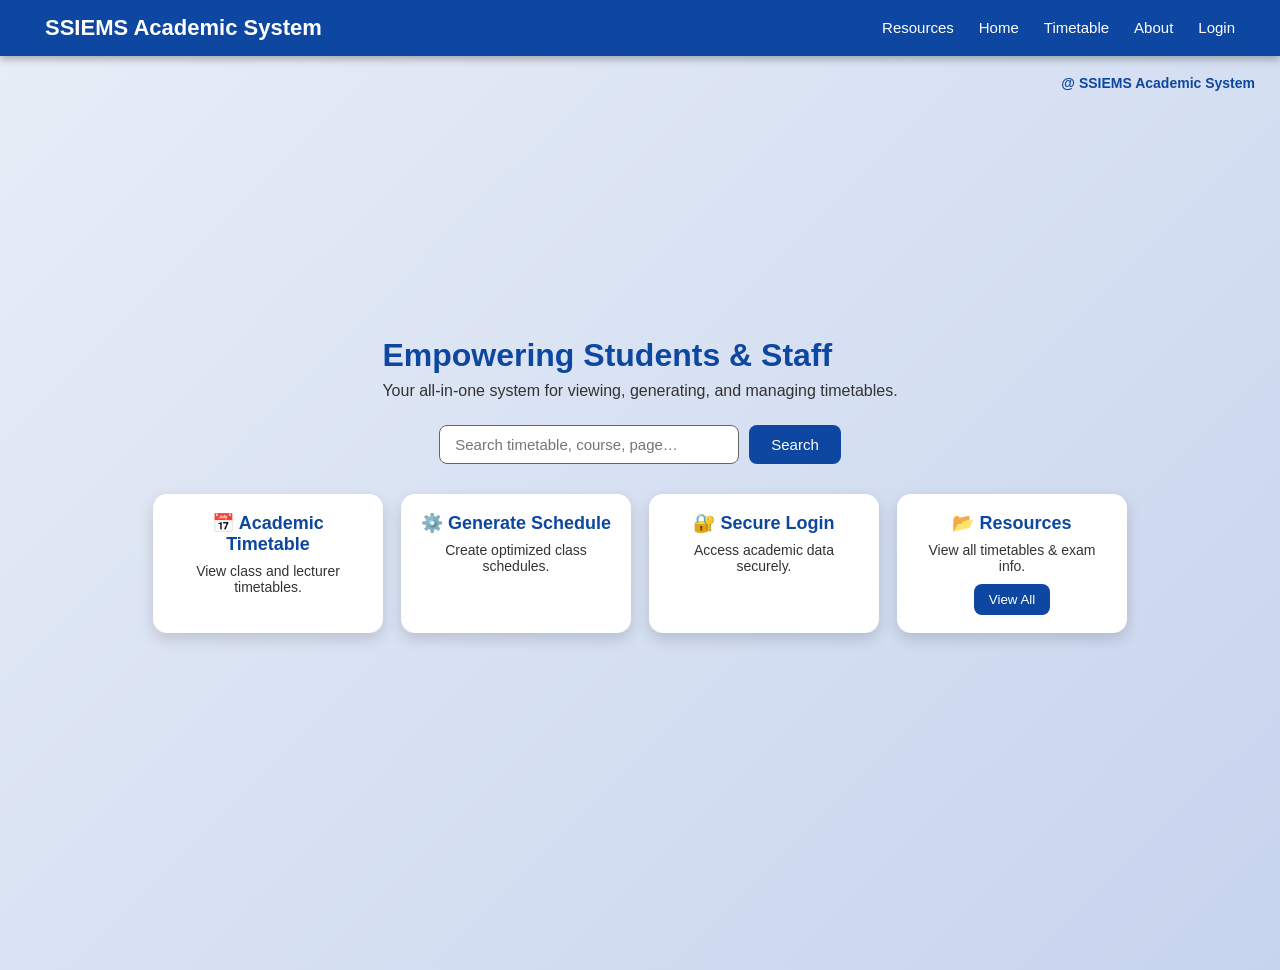
<file: index.html>
<!DOCTYPE html>
<html lang="en">
<head>
<meta charset="UTF-8">
<meta name="viewport" content="width=device-width, initial-scale=1.0">
<title>SSIEMS Academic System</title>

<style>
*{
    padding:0;
    margin:0;
    box-sizing:border-box;
    font-family:"Segoe UI", Arial, sans-serif;
}

body{
    background:linear-gradient(135deg,#e8eef7,#c7d4ee);
    height:100vh;
    overflow:hidden;
}

/* NAVBAR */
nav{
    width:100%;
    padding:15px 45px;
    background:#0d47a1;
    color:white;
    display:flex;
    justify-content:space-between;
    align-items:center;
    position:fixed;
    top:0;
    left:0;
    z-index:100;
    box-shadow:0 3px 8px rgba(0,0,0,0.3);
}

.logo{
    font-size:22px;
    font-weight:600;
}

nav ul{
    list-style:none;
    display:flex;
    gap:25px;
}

nav ul li a{
    text-decoration:none;
    color:white;
    font-size:15px;
}

nav ul li a:hover{
    color:#bbdefb;
}

/* RIGHT TEXT ON FIRST LINE */
.top-right-text{
    position:absolute;
    top:75px; /* just under navbar */
    right:25px;
    font-size:14px;
    color:#0d47a1;
    font-weight:600;
}

/* MAIN FULL PAGE CONTAINER */
.main{
    height:calc(100vh - 70px);
    margin-top:70px;
    display:flex;
    flex-direction:column;
    justify-content:center;
    align-items:center;
}

/* HERO SECTION */
.hero h1{
    font-size:32px;
    color:#0d47a1;
    font-weight:700;
}

.hero p{
    font-size:16px;
    color:#333;
    margin-top:8px;
}

/* SEARCH AREA */
.search-area{
    margin-top:25px;
    display:flex;
    justify-content:center;
    gap:10px;
}

.search-area input{
    padding:10px 15px;
    width:300px;
    border-radius:8px;
    border:1px solid #666;
    font-size:15px;
}

.search-area button{
    padding:10px 22px;
    border:none;
    background:#0d47a1;
    color:white;
    border-radius:8px;
    cursor:pointer;
    transition:0.3s;
    font-size:15px;
}

.search-area button:hover{
    background:#1565c0;
    transform:scale(1.05);
}

/* FEATURE CARDS */
.features{
    margin-top:30px;
    display:flex;
    justify-content:center;
    gap:18px;
}

.card{
    width:230px;
    padding:18px;
    text-align:center;
    background:white;
    border-radius:14px;
    box-shadow:0 6px 15px rgba(0,0,0,0.15);
    transition:0.3s;
}

.card:hover{
    transform:translateY(-6px);
}

.card h3{
    color:#0d47a1;
    font-size:18px;
    margin-bottom:8px;
}

.card p{
    color:#333;
    font-size:14px;
}

.card button{
    margin-top:10px;
    padding:8px 15px;
    border:none;
    background:#0d47a1;
    color:white;
    border-radius:8px;
    cursor:pointer;
}
</style>
</head>

<body>

<!-- NAVIGATION -->
<nav>
    <div class="logo">SSIEMS Academic System</div>
    <ul>
        <li><a href="resources.html">Resources</a></li>
        <li><a href="index.html" class="active">Home</a></li>
        <li><a href="timetable.html">Timetable</a></li>
        <li><a href="about.html">About</a></li>
        <li><a href="login.html">Login</a></li>
    </ul>
</nav>

<!-- RIGHT TEXT BELOW NAVBAR -->
<div class="top-right-text">@ SSIEMS Academic System</div>

<!-- FULL PAGE CONTENT -->
<div class="main">

    <div class="hero">
        <h1>Empowering Students & Staff</h1>
        <p>Your all-in-one system for viewing, generating, and managing timetables.</p>

        <div class="search-area">
            <input type="text" id="searchInput" placeholder="Search timetable, course, page…" onkeydown="if(event.key==='Enter') searchPage()">
            <button onclick="searchPage()">Search</button>
        </div>
    </div>

    <div class="features">

        <div class="card">
            <h3>📅 Academic Timetable</h3>
            <p>View class and lecturer timetables.</p>
        </div>

        <div class="card">
            <h3>⚙️ Generate Schedule</h3>
            <p>Create optimized class schedules.</p>
        </div>

        <div class="card">
            <h3>🔐 Secure Login</h3>
            <p>Access academic data securely.</p>
        </div>

        <div class="card">
            <h3>📂 Resources</h3>
            <p>View all timetables & exam info.</p>
            <button onclick="window.location.href='resources.html'">View All</button>
        </div>

    </div>
</div>

<script>
function searchPage() {
    let q = document.getElementById("searchInput").value.toLowerCase().trim();

    if (q === "home") window.location.href = "index.html";
    else if (q.includes("timetable")) window.location.href = "timetable.html";
    else if (q.includes("about")) window.location.href = "about.html";
    else if (q.includes("login")) window.location.href = "login.html";
    else if (q.includes("student login")) window.location.href = "student-login.html";
    else if (q.includes("remidial exam")) window.location.href = "remidal.html";
    else if (q.includes("classtest exam")) window.location.href = "classtest.html";
    else if (q.includes("mid sem")) window.location.href = "midsem.html";
    else if (q.includes("combined timetable")) window.location.href = "combined.html";
    else if (q.includes("first year")) window.location.href = "firstyear.html";
    else if (q.includes("second year")) window.location.href = "secondyear.html";
    else if (q.includes("third year")) window.location.href = "thirdyear.html";
    else if (q.includes("final year")) window.location.href = "finalyear.html";
    else if (q.includes("calander")) window.location.href = "holiday.html";
    else alert("No matching page found.");
}
</script>

</body>
</html>
</file>
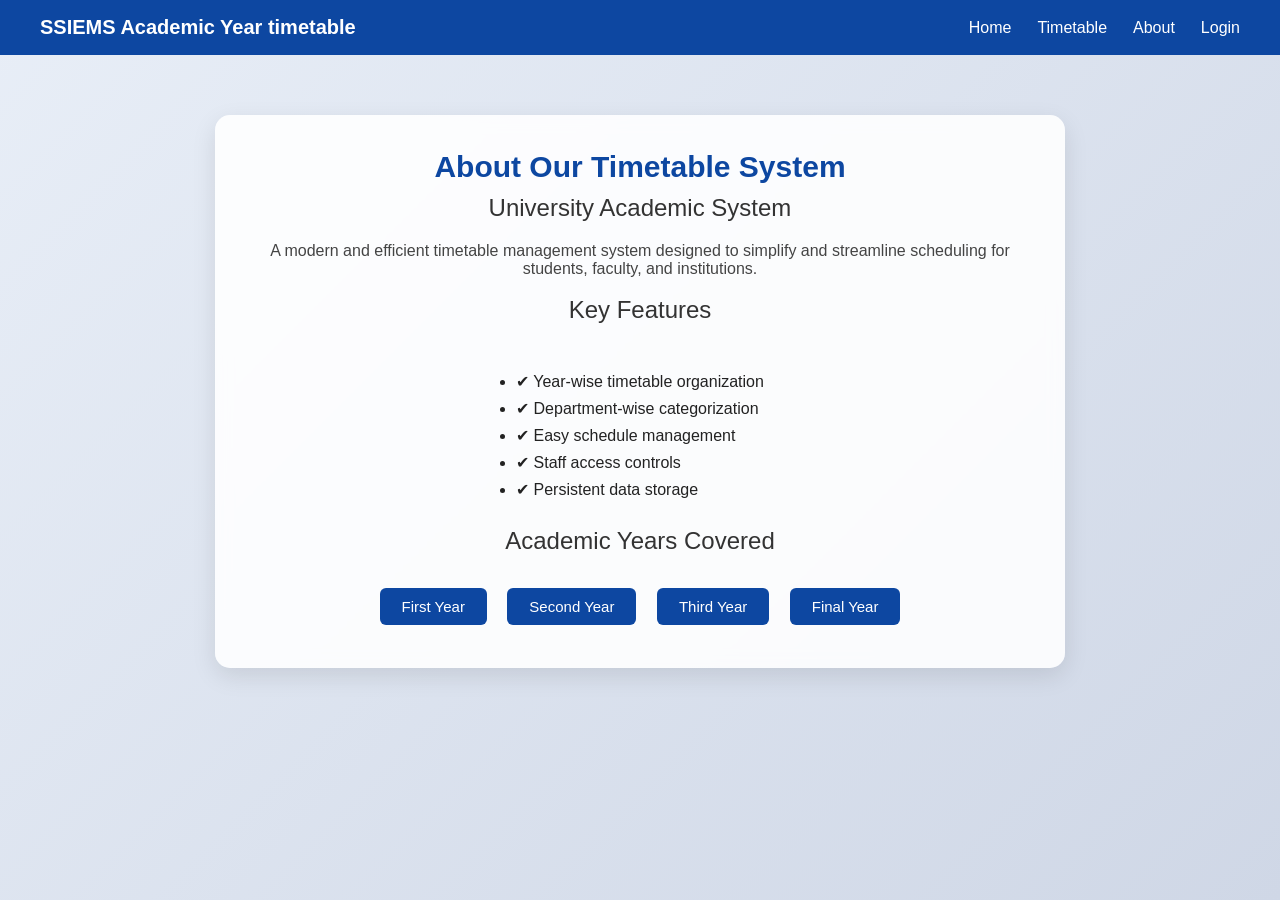
<file: about.html>
<!DOCTYPE html>
<html lang="en">
<head>
<meta charset="UTF-8">
<title>About – SSIEMS Academic Year Timetable</title>

<style>
/* ---------- GLOBAL RESET ---------- */
* {
    margin: 0;
    padding: 0;
    box-sizing: border-box;
    font-family: "Segoe UI", Arial, sans-serif;
}

/* ---------- NAVBAR ---------- */
nav {
    width: 100%;
    background: #0d47a1;
    padding: 16px 40px;
    display: flex;
    justify-content: space-between;
    align-items: center;
    color: white;
    position: sticky;
    top: 0;
    z-index: 100;
}

nav .logo {
    font-size: 20px;
    font-weight: 600;
}

nav ul {
    list-style: none;
    display: flex;
    gap: 26px;
}

nav ul li a {
    text-decoration: none;
    color: white;
    font-size: 16px;
    transition: 0.3s;
}

nav ul li a:hover {
    opacity: 0.7;
}

/* ---------- PAGE BACKGROUND ---------- */
body {
    background: linear-gradient(135deg, #e8eef7, #cfd7e6);
    min-height: 100vh;
}

/* ---------- MAIN CONTENT ---------- */
.container {
    width: 90%;
    max-width: 850px;
    margin: 60px auto;
    text-align: center;
}

/* ---------- CARD DESIGN ---------- */
.card {
    background: rgba(255, 255, 255, 0.88);
    backdrop-filter: blur(8px);
    padding: 35px;
    border-radius: 15px;
    box-shadow: 0 8px 25px rgba(0,0,0,0.1);
    animation: fadeIn 0.8s ease forwards;
}

.card h1 {
    font-size: 30px;
    margin-bottom: 10px;
    color: #0d47a1;
}

.card h2 {
    margin-bottom: 20px;
    font-weight: 500;
    color: #333;
}

.card p {
    font-size: 16px;
    margin-bottom: 18px;
    color: #444;
}

/* ---------- FEATURES LIST ---------- */
.features {
    text-align: left;
    margin: 20px auto;
    display: inline-block;
}

.features li {
    margin: 8px 0;
    font-size: 16px;
    color: #222;
}

/* ---------- YEAR BUTTONS ---------- */
.year-buttons {
    margin-top: 25px;
}

.year-buttons button {
    padding: 10px 22px;
    margin: 8px;
    border: none;
    border-radius: 6px;
    background: #0d47a1;
    color: white;
    font-size: 15px;
    cursor: pointer;
    transition: 0.3s;
}

.year-buttons button:hover {
    background: #1565c0;
    transform: translateY(-2px);
}

/* ---------- ANIMATIONS ---------- */
@keyframes fadeIn {
    from { opacity: 0; transform: translateY(20px); }
    to { opacity: 1; transform: translateY(0); }
}

</style>
</head>

<body>

<!-- ---------- NAVBAR ---------- -->
<nav class="topnav">
    <h2 class="logo">SSIEMS Academic Year timetable</h2>

    <ul>
        <li><a href="index.html">Home</a></li>
        <li><a href="timetable.html">Timetable</a></li>
        <li><a href="about.html">About</a></li>
        <li><a href="login.html">Login</a></li>
    </ul>
</nav>

<style>
.topnav{
    width: 100%;
    background: #0d47a1;
    padding: 16px 40px;
    display: flex;
    justify-content: space-between;
    align-items: center;
    color: white;
}

.topnav ul{
    list-style:none;
    display:flex;
    gap:26px;
}

.topnav ul li a{
    text-decoration:none;
    color:white;
    font-size:16px;
    font-weight:500;
}

.topnav ul li a:hover{
    text-decoration:underline;
}

.logo{
    color:white;
    font-size:24px;
}
</style>

<!-- ---------- MAIN SECTION ---------- -->
<div class="container">
    <div class="card">
        <h1>About Our Timetable System</h1>
        <h2>University Academic System</h2>

        <p>
            A modern and efficient timetable management system designed to simplify and streamline
            scheduling for students, faculty, and institutions.  
        </p>

        <h2>Key Features</h2>
        <ul class="features">
            <li>✔ Year-wise timetable organization</li>
            <li>✔ Department-wise categorization</li>
            <li>✔ Easy schedule management</li>
            <li>✔ Staff access controls</li>
            <li>✔ Persistent data storage</li>
        </ul>

        <h2>Academic Years Covered</h2>
        <div class="year-buttons">
            <button>First Year</button>
            <button>Second Year</button>
            <button>Third Year</button>
            <button>Final Year</button>
        </div>
    </div>
</div>

</body>
</html>
</file>
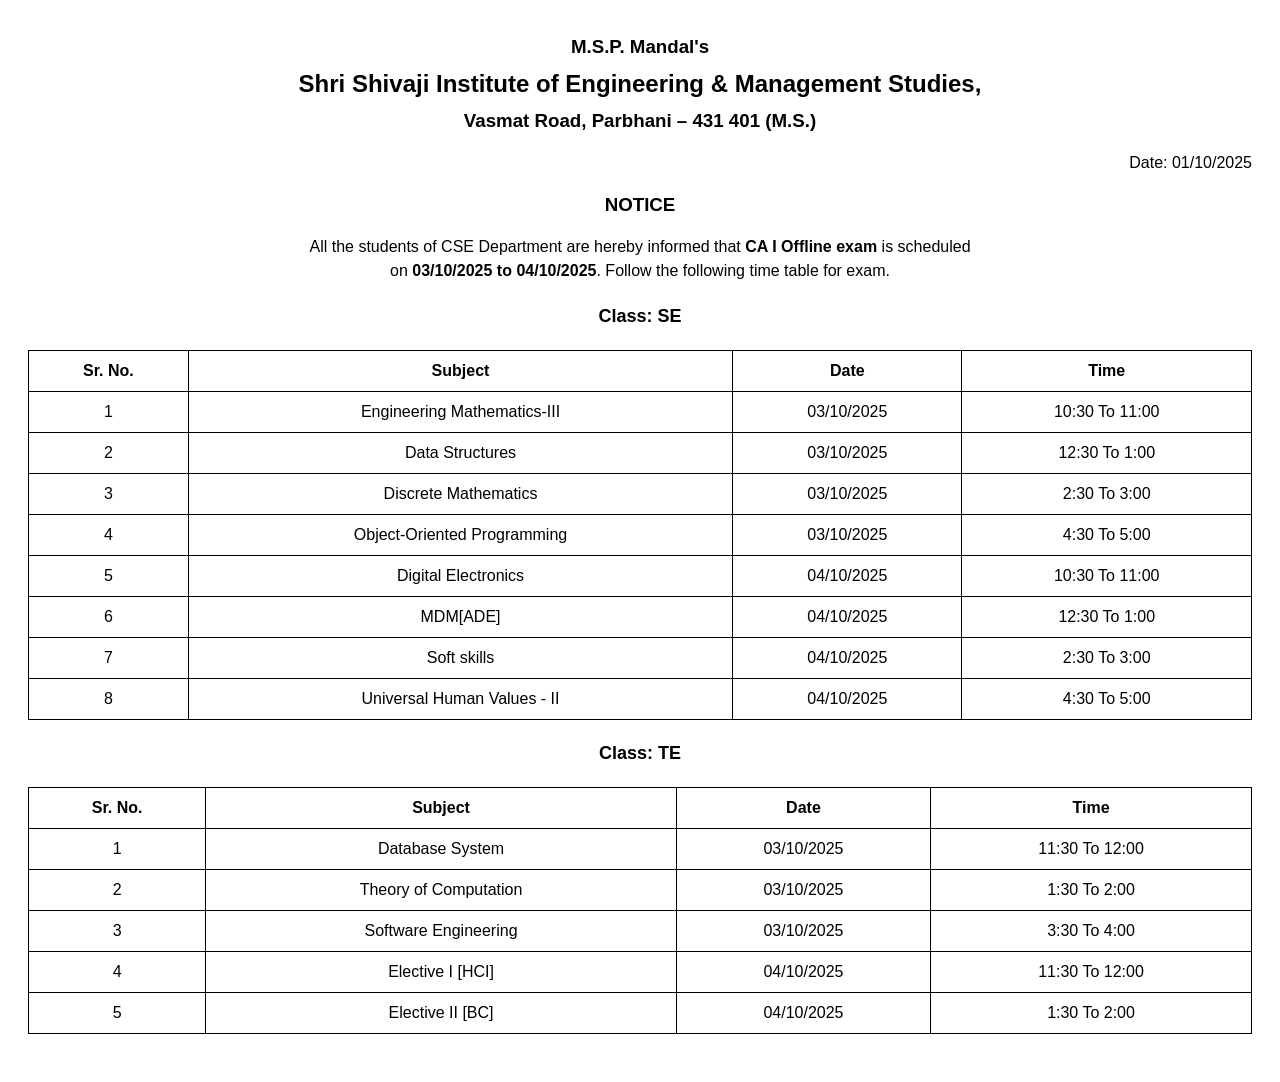
<file: classtest.html>
<!DOCTYPE html>
<html lang="en">
<head>
<meta charset="UTF-8">
<title>CA I Offline Exam Timetable</title>
<style>
    body {
        font-family: Arial, sans-serif;
        padding: 20px;
        line-height: 1.5;
    }
    h2, h3, h4 {
        text-align: center;
        margin: 5px 0;
    }
    p {
        text-align: center;
    }
    table {
        width: 100%;
        border-collapse: collapse;
        margin: 20px 0;
    }
    table, th, td {
        border: 1px solid black;
    }
    th, td {
        padding: 8px;
        text-align: center;
    }
    .title {
        text-align: center;
        font-weight: bold;
        margin-top: 20px;
        margin-bottom: 10px;
        font-size: 18px;
    }
</style>
</head>
<body>

<h3>M.S.P. Mandal's</h3>
<h2>Shri Shivaji Institute of Engineering & Management Studies,</h2>
<h3>Vasmat Road, Parbhani – 431 401 (M.S.)</h3>

<p style="text-align:right;">Date: 01/10/2025</p>

<h3>NOTICE</h3>

<p>
All the students of CSE Department are hereby informed that <strong>CA I Offline exam</strong> is scheduled<br>
on <strong>03/10/2025 to 04/10/2025</strong>. Follow the following time table for exam.
</p>

<!-- =================== CLASS SE =================== -->

<div class="title">Class: SE</div>

<table>
<tr>
    <th>Sr. No.</th>
    <th>Subject</th>
    <th>Date</th>
    <th>Time</th>
</tr>

<tr><td>1</td><td>Engineering Mathematics-III</td><td>03/10/2025</td><td>10:30 To 11:00</td></tr>
<tr><td>2</td><td>Data Structures</td><td>03/10/2025</td><td>12:30 To 1:00</td></tr>
<tr><td>3</td><td>Discrete Mathematics</td><td>03/10/2025</td><td>2:30 To 3:00</td></tr>
<tr><td>4</td><td>Object-Oriented Programming</td><td>03/10/2025</td><td>4:30 To 5:00</td></tr>
<tr><td>5</td><td>Digital Electronics</td><td>04/10/2025</td><td>10:30 To 11:00</td></tr>
<tr><td>6</td><td>MDM[ADE]</td><td>04/10/2025</td><td>12:30 To 1:00</td></tr>
<tr><td>7</td><td>Soft skills</td><td>04/10/2025</td><td>2:30 To 3:00</td></tr>
<tr><td>8</td><td>Universal Human Values - II</td><td>04/10/2025</td><td>4:30 To 5:00</td></tr>

</table>

<!-- =================== CLASS TE =================== -->

<div class="title">Class: TE</div>

<table>
<tr>
    <th>Sr. No.</th>
    <th>Subject</th>
    <th>Date</th>
    <th>Time</th>
</tr>

<tr><td>1</td><td>Database System</td><td>03/10/2025</td><td>11:30 To 12:00</td></tr>
<tr><td>2</td><td>Theory of Computation</td><td>03/10/2025</td><td>1:30 To 2:00</td></tr>
<tr><td>3</td><td>Software Engineering</td><td>03/10/2025</td><td>3:30 To 4:00</td></tr>
<tr><td>4</td><td>Elective I [HCI]</td><td>04/10/2025</td><td>11:30 To 12:00</td></tr>
<tr><td>5</td><td>Elective II [BC]</td><td>04/10/2025</td><td>1:30 To 2:00</td></tr>

</table>

</body>
</html>
</file>
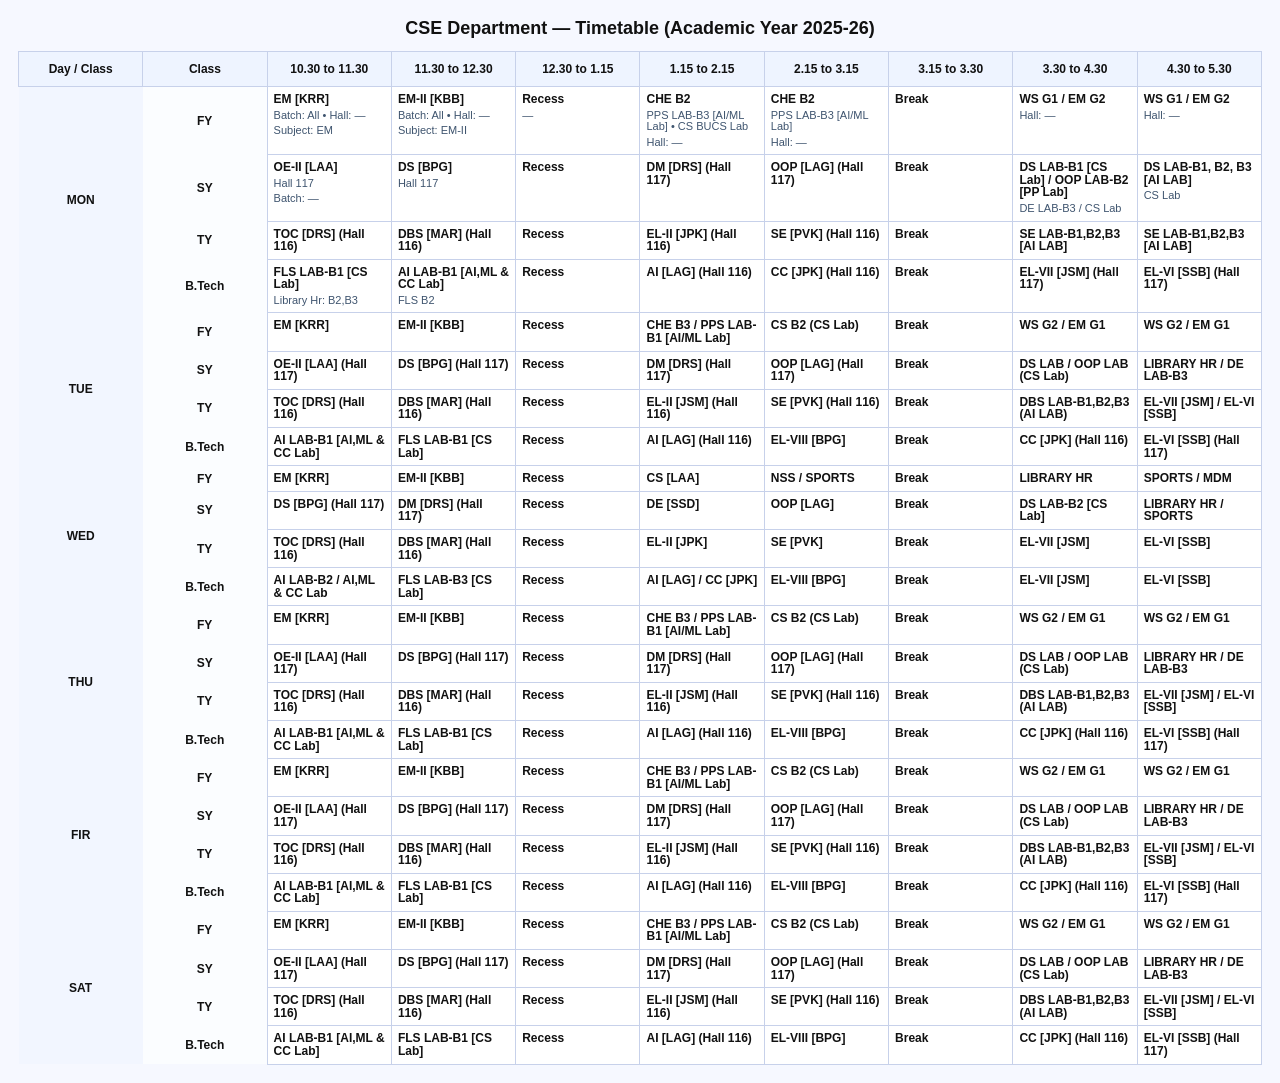
<file: combined.html>
<!doctype html>
<html lang="en">
<head>
<meta charset="utf-8" />
<meta name="viewport" content="width=device-width,initial-scale=1" />
<title>CSE Consolidated Timetable — Advanced Clone</title>
<style>
  :root{
    --accent: #0d47a1;
    --muted: #eef4ff;
    --border: #c7d1ea;
    --cell-min-height: 68px;
    --font: "Segoe UI", Roboto, Arial, sans-serif;
  }
  body{ font-family:var(--font); margin:18px; background:#f6f8ff; color:#111;}
  header{ display:flex; gap:12px; align-items:center; justify-content:space-between; margin-bottom:12px;}
  header h1{ font-size:18px; margin:0; text-align:center; flex:1;}
  .controls{ display:flex; gap:8px; flex-wrap:wrap; align-items:center; }
  button, .link-like{
    background:var(--accent); color:white; border:none; padding:8px 10px; border-radius:6px; cursor:pointer;
    font-weight:600;
  }
  .link-like{ background:transparent; color:var(--accent); border:1px solid var(--accent); padding:6px 10px; }
  .tools{ display:flex; gap:8px; align-items:center;}
  #search{ padding:8px; border-radius:6px; border:1px solid var(--border); min-width:220px;}
  .wrap{ overflow:auto; border:1px solid var(--border); background:white; padding:10px; border-radius:8px;}
  table{ width:100%; border-collapse:collapse; min-width:1100px; table-layout:fixed; }
  thead th{ border:1px solid var(--border); background:var(--muted); padding:10px; text-align:center; font-weight:700; }
  th[colspan="2"]{ min-width:160px; }
  td, th{ font-size:12px; }
  td.daycol{ width:92px; text-align:center; font-weight:700; background:#f2f6ff; vertical-align:middle; }
  td.classcol{ width:84px; text-align:center; background:#fbfdff; font-weight:700; vertical-align:middle; }
  td.timeslot{
    border:1px solid var(--border);
    padding:6px;
    vertical-align:top;
    min-height:var(--cell-min-height);
    background: #fff;
  }
  .cell {
    display:flex;
    flex-direction:column;
    gap:4px;
    font-size:12px;
    line-height:1.05;
  }
  .cell .line { font-weight:600; }
  .cell .meta { font-size:11px; color:#2b4360; opacity:0.9; }
  .cell[contenteditable="true"]{ outline:none; }
  .subject-badge{ display:inline-block; padding:4px 6px; border-radius:6px; font-weight:700; font-size:11px; color:white; }
  .time-row { display:flex; justify-content:center; gap:8px; align-items:center; margin-bottom:8px; color:#444; font-weight:600; }
  .footer-note{ margin-top:10px; font-size:12px; color:#333; opacity:0.9;}
  /* color classes assigned dynamically */
  @media (max-width:920px){ table{ min-width:900px;} }
  /* Print styles */
  @media print {
    header, .controls, .tools { display:none; }
    body{ margin:0; }
    table { page-break-inside: avoid; }
  }
</style>
</head>
<body>

<header>
  <h1>CSE Department —  Timetable (Academic Year 2025-26) </h1>

  
</header>


  <table id="timetable" role="table" aria-label="CSE Consolidated Timetable">
    <thead>
      <tr>
        <th>Day / Class</th>
        <th>Class</th>
        <th>10.30 to 11.30</th>
        <th>11.30 to 12.30</th>
        <th>12.30 to 1.15</th>
        <th>1.15 to 2.15</th>
        <th>2.15 to 3.15</th>
        <th>3.15 to 3.30</th>
        <th>3.30 to 4.30</th>
        <th>4.30 to 5.30</th>
      </tr>
    </thead>

    <tbody>
      <!-- MON (4 rows) -->
      <tr>
        <td class="daycol" rowspan="4">MON</td>
        <td class="classcol">FY</td>

        <td class="timeslot">
          <div class="cell" contenteditable="true" data-cell="MON|FY|10:30">
            <div class="line">EM [KRR]</div>
            <div class="meta">Batch: All • Hall: —</div>
            <div class="meta">Subject: EM</div>
          </div>
        </td>

        <td class="timeslot">
          <div class="cell" contenteditable="true" data-cell="MON|FY|11:30">
            <div class="line">EM-II [KBB]</div>
            <div class="meta">Batch: All • Hall: —</div>
            <div class="meta">Subject: EM-II</div>
          </div>
        </td>

        <td class="timeslot">
          <div class="cell" contenteditable="true" data-cell="MON|FY|12:30">
            <div class="line">Recess</div>
            <div class="meta">—</div>
          </div>
        </td>

        <td class="timeslot">
          <div class="cell" contenteditable="true" data-cell="MON|FY|1:15">
            <div class="line">CHE B2</div>
            <div class="meta">PPS LAB-B3 [AI/ML Lab] • CS BUCS Lab</div>
            <div class="meta">Hall: —</div>
          </div>
        </td>

        <td class="timeslot">
          <div class="cell" contenteditable="true" data-cell="MON|FY|2:15">
            <div class="line">CHE B2</div>
            <div class="meta">PPS LAB-B3 [AI/ML Lab]</div>
            <div class="meta">Hall: —</div>
          </div>
        </td>

        <td class="timeslot"><div class="cell" contenteditable="true" data-cell="MON|FY|3:15"><div class="line">Break</div></div></td>

        <td class="timeslot">
          <div class="cell" contenteditable="true" data-cell="MON|FY|3:30">
            <div class="line">WS G1 / EM G2</div>
            <div class="meta">Hall: —</div>
          </div>
        </td>

        <td class="timeslot">
          <div class="cell" contenteditable="true" data-cell="MON|FY|4:30">
            <div class="line">WS G1 / EM G2</div>
            <div class="meta">Hall: —</div>
          </div>
        </td>
      </tr>

      <!-- MON SY -->
      <tr>
        <td class="classcol">SY</td>
        <td class="timeslot">
          <div class="cell" contenteditable="true" data-cell="MON|SY|10:30">
            <div class="line">OE-II [LAA]</div>
            <div class="meta">Hall 117</div>
            <div class="meta">Batch: —</div>
          </div>
        </td>
        <td class="timeslot">
          <div class="cell" contenteditable="true" data-cell="MON|SY|11:30">
            <div class="line">DS [BPG]</div>
            <div class="meta">Hall 117</div>
          </div>
        </td>
        <td class="timeslot"><div class="cell" contenteditable="true" data-cell="MON|SY|12:30"><div class="line">Recess</div></div></td>
        <td class="timeslot"><div class="cell" contenteditable="true" data-cell="MON|SY|1:15"><div class="line">DM [DRS] (Hall 117)</div></div></td>
        <td class="timeslot"><div class="cell" contenteditable="true" data-cell="MON|SY|2:15"><div class="line">OOP [LAG] (Hall 117)</div></div></td>
        <td class="timeslot"><div class="cell" contenteditable="true" data-cell="MON|SY|3:15"><div class="line">Break</div></div></td>
        <td class="timeslot">
          <div class="cell" contenteditable="true" data-cell="MON|SY|3:30">
            <div class="line">DS LAB-B1 [CS Lab] / OOP LAB-B2 [PP Lab]</div>
            <div class="meta">DE LAB-B3 / CS Lab</div>
          </div>
        </td>
        <td class="timeslot">
          <div class="cell" contenteditable="true" data-cell="MON|SY|4:30">
            <div class="line">DS LAB-B1, B2, B3 [AI LAB]</div>
            <div class="meta">CS Lab</div>
          </div>
        </td>
      </tr>

      <!-- MON TY -->
      <tr>
        <td class="classcol">TY</td>
        <td class="timeslot"><div class="cell" contenteditable="true" data-cell="MON|TY|10:30"><div class="line">TOC [DRS] (Hall 116)</div></div></td>
        <td class="timeslot"><div class="cell" contenteditable="true" data-cell="MON|TY|11:30"><div class="line">DBS [MAR] (Hall 116)</div></div></td>
        <td class="timeslot"><div class="cell" contenteditable="true" data-cell="MON|TY|12:30"><div class="line">Recess</div></div></td>
        <td class="timeslot"><div class="cell" contenteditable="true" data-cell="MON|TY|1:15"><div class="line">EL-II [JPK] (Hall 116)</div></div></td>
        <td class="timeslot"><div class="cell" contenteditable="true" data-cell="MON|TY|2:15"><div class="line">SE [PVK] (Hall 116)</div></div></td>
        <td class="timeslot"><div class="cell" contenteditable="true" data-cell="MON|TY|3:15"><div class="line">Break</div></div></td>
        <td class="timeslot"><div class="cell" contenteditable="true" data-cell="MON|TY|3:30"><div class="line">SE LAB-B1,B2,B3 [AI LAB]</div></div></td>
        <td class="timeslot"><div class="cell" contenteditable="true" data-cell="MON|TY|4:30"><div class="line">SE LAB-B1,B2,B3 [AI LAB]</div></div></td>
      </tr>

      <!-- MON B.Tech -->
      <tr>
        <td class="classcol">B.Tech</td>
        <td class="timeslot">
          <div class="cell" contenteditable="true" data-cell="MON|BTech|10:30">
            <div class="line">FLS LAB-B1 [CS Lab]</div>
            <div class="meta">Library Hr: B2,B3</div>
          </div>
        </td>
        <td class="timeslot">
          <div class="cell" contenteditable="true" data-cell="MON|BTech|11:30">
            <div class="line">AI LAB-B1 [AI,ML & CC Lab]</div>
            <div class="meta">FLS B2</div>
          </div>
        </td>
        <td class="timeslot"><div class="cell" contenteditable="true" data-cell="MON|BTech|12:30"><div class="line">Recess</div></div></td>
        <td class="timeslot"><div class="cell" contenteditable="true" data-cell="MON|BTech|1:15"><div class="line">AI [LAG] (Hall 116)</div></div></td>
        <td class="timeslot"><div class="cell" contenteditable="true" data-cell="MON|BTech|2:15"><div class="line">CC [JPK] (Hall 116)</div></div></td>
        <td class="timeslot"><div class="cell" contenteditable="true" data-cell="MON|BTech|3:15"><div class="line">Break</div></div></td>
        <td class="timeslot"><div class="cell" contenteditable="true" data-cell="MON|BTech|3:30"><div class="line">EL-VII [JSM] (Hall 117)</div></div></td>
        <td class="timeslot"><div class="cell" contenteditable="true" data-cell="MON|BTech|4:30"><div class="line">EL-VI [SSB] (Hall 117)</div></div></td>
      </tr>

      <!-- TUE (4 rows) -->
      <tr>
        <td class="daycol" rowspan="4">TUE</td>
        <td class="classcol">FY</td>
        <td class="timeslot"><div class="cell" contenteditable="true" data-cell="TUE|FY|10:30"><div class="line">EM [KRR]</div></div></td>
        <td class="timeslot"><div class="cell" contenteditable="true" data-cell="TUE|FY|11:30"><div class="line">EM-II [KBB]</div></div></td>
        <td class="timeslot"><div class="cell" contenteditable="true" data-cell="TUE|FY|12:30"><div class="line">Recess</div></div></td>
        <td class="timeslot"><div class="cell" contenteditable="true" data-cell="TUE|FY|1:15"><div class="line">CHE B3 / PPS LAB-B1 [AI/ML Lab]</div></div></td>
        <td class="timeslot"><div class="cell" contenteditable="true" data-cell="TUE|FY|2:15"><div class="line">CS B2 (CS Lab)</div></div></td>
        <td class="timeslot"><div class="cell" contenteditable="true" data-cell="TUE|FY|3:15"><div class="line">Break</div></div></td>
        <td class="timeslot"><div class="cell" contenteditable="true" data-cell="TUE|FY|3:30"><div class="line">WS G2 / EM G1</div></div></td>
        <td class="timeslot"><div class="cell" contenteditable="true" data-cell="TUE|FY|4:30"><div class="line">WS G2 / EM G1</div></div></td>
      </tr>

      <tr>
        <td class="classcol">SY</td>
        <td class="timeslot"><div class="cell" contenteditable="true" data-cell="TUE|SY|10:30"><div class="line">OE-II [LAA] (Hall 117)</div></div></td>
        <td class="timeslot"><div class="cell" contenteditable="true" data-cell="TUE|SY|11:30"><div class="line">DS [BPG] (Hall 117)</div></div></td>
        <td class="timeslot"><div class="cell" contenteditable="true" data-cell="TUE|SY|12:30"><div class="line">Recess</div></div></td>
        <td class="timeslot"><div class="cell" contenteditable="true" data-cell="TUE|SY|1:15"><div class="line">DM [DRS] (Hall 117)</div></div></td>
        <td class="timeslot"><div class="cell" contenteditable="true" data-cell="TUE|SY|2:15"><div class="line">OOP [LAG] (Hall 117)</div></div></td>
        <td class="timeslot"><div class="cell" contenteditable="true" data-cell="TUE|SY|3:15"><div class="line">Break</div></div></td>
        <td class="timeslot"><div class="cell" contenteditable="true" data-cell="TUE|SY|3:30"><div class="line">DS LAB / OOP LAB (CS Lab)</div></div></td>
        <td class="timeslot"><div class="cell" contenteditable="true" data-cell="TUE|SY|4:30"><div class="line">LIBRARY HR / DE LAB-B3</div></div></td>
      </tr>

      <tr>
        <td class="classcol">TY</td>
        <td class="timeslot"><div class="cell" contenteditable="true" data-cell="TUE|TY|10:30"><div class="line">TOC [DRS] (Hall 116)</div></div></td>
        <td class="timeslot"><div class="cell" contenteditable="true" data-cell="TUE|TY|11:30"><div class="line">DBS [MAR] (Hall 116)</div></div></td>
        <td class="timeslot"><div class="cell" contenteditable="true" data-cell="TUE|TY|12:30"><div class="line">Recess</div></div></td>
        <td class="timeslot"><div class="cell" contenteditable="true" data-cell="TUE|TY|1:15"><div class="line">EL-II [JSM] (Hall 116)</div></div></td>
        <td class="timeslot"><div class="cell" contenteditable="true" data-cell="TUE|TY|2:15"><div class="line">SE [PVK] (Hall 116)</div></div></td>
        <td class="timeslot"><div class="cell" contenteditable="true" data-cell="TUE|TY|3:15"><div class="line">Break</div></div></td>
        <td class="timeslot"><div class="cell" contenteditable="true" data-cell="TUE|TY|3:30"><div class="line">DBS LAB-B1,B2,B3 (AI LAB)</div></div></td>
        <td class="timeslot"><div class="cell" contenteditable="true" data-cell="TUE|TY|4:30"><div class="line">EL-VII [JSM] / EL-VI [SSB]</div></div></td>
      </tr>

      <tr>
        <td class="classcol">B.Tech</td>
        <td class="timeslot"><div class="cell" contenteditable="true" data-cell="TUE|BTech|10:30"><div class="line">AI LAB-B1 [AI,ML & CC Lab]</div></div></td>
        <td class="timeslot"><div class="cell" contenteditable="true" data-cell="TUE|BTech|11:30"><div class="line">FLS LAB-B1 [CS Lab]</div></div></td>
        <td class="timeslot"><div class="cell" contenteditable="true" data-cell="TUE|BTech|12:30"><div class="line">Recess</div></div></td>
        <td class="timeslot"><div class="cell" contenteditable="true" data-cell="TUE|BTech|1:15"><div class="line">AI [LAG] (Hall 116)</div></div></td>
        <td class="timeslot"><div class="cell" contenteditable="true" data-cell="TUE|BTech|2:15"><div class="line">EL-VIII [BPG]</div></div></td>
        <td class="timeslot"><div class="cell" contenteditable="true" data-cell="TUE|BTech|3:15"><div class="line">Break</div></div></td>
        <td class="timeslot"><div class="cell" contenteditable="true" data-cell="TUE|BTech|3:30"><div class="line">CC [JPK] (Hall 116)</div></div></td>
        <td class="timeslot"><div class="cell" contenteditable="true" data-cell="TUE|BTech|4:30"><div class="line">EL-VI [SSB] (Hall 117)</div></div></td>
      </tr>

      <!-- WED rows -->
      <tr>
        <td class="daycol" rowspan="4">WED</td>
        <td class="classcol">FY</td>
        <td class="timeslot"><div class="cell" contenteditable="true" data-cell="WED|FY|10:30"><div class="line">EM [KRR]</div></div></td>
        <td class="timeslot"><div class="cell" contenteditable="true" data-cell="WED|FY|11:30"><div class="line">EM-II [KBB]</div></div></td>
        <td class="timeslot"><div class="cell" contenteditable="true" data-cell="WED|FY|12:30"><div class="line">Recess</div></div></td>
        <td class="timeslot"><div class="cell" contenteditable="true" data-cell="WED|FY|1:15"><div class="line">CS [LAA]</div></div></td>
        <td class="timeslot"><div class="cell" contenteditable="true" data-cell="WED|FY|2:15"><div class="line">NSS / SPORTS</div></div></td>
        <td class="timeslot"><div class="cell" contenteditable="true" data-cell="WED|FY|3:15"><div class="line">Break</div></div></td>
        <td class="timeslot"><div class="cell" contenteditable="true" data-cell="WED|FY|3:30"><div class="line">LIBRARY HR</div></div></td>
        <td class="timeslot"><div class="cell" contenteditable="true" data-cell="WED|FY|4:30"><div class="line">SPORTS / MDM</div></div></td>
      </tr>

      <tr>
        <td class="classcol">SY</td>
        <td class="timeslot"><div class="cell" contenteditable="true" data-cell="WED|SY|10:30"><div class="line">DS [BPG] (Hall 117)</div></div></td>
        <td class="timeslot"><div class="cell" contenteditable="true" data-cell="WED|SY|11:30"><div class="line">DM [DRS] (Hall 117)</div></div></td>
        <td class="timeslot"><div class="cell" contenteditable="true" data-cell="WED|SY|12:30"><div class="line">Recess</div></div></td>
        <td class="timeslot"><div class="cell" contenteditable="true" data-cell="WED|SY|1:15"><div class="line">DE [SSD]</div></div></td>
        <td class="timeslot"><div class="cell" contenteditable="true" data-cell="WED|SY|2:15"><div class="line">OOP [LAG]</div></div></td>
        <td class="timeslot"><div class="cell" contenteditable="true" data-cell="WED|SY|3:15"><div class="line">Break</div></div></td>
        <td class="timeslot"><div class="cell" contenteditable="true" data-cell="WED|SY|3:30"><div class="line">DS LAB-B2 [CS Lab]</div></div></td>
        <td class="timeslot"><div class="cell" contenteditable="true" data-cell="WED|SY|4:30"><div class="line">LIBRARY HR / SPORTS</div></div></td>
      </tr>

      <tr>
        <td class="classcol">TY</td>
        <td class="timeslot"><div class="cell" contenteditable="true" data-cell="WED|TY|10:30"><div class="line">TOC [DRS] (Hall 116)</div></div></td>
        <td class="timeslot"><div class="cell" contenteditable="true" data-cell="WED|TY|11:30"><div class="line">DBS [MAR] (Hall 116)</div></div></td>
        <td class="timeslot"><div class="cell" contenteditable="true" data-cell="WED|TY|12:30"><div class="line">Recess</div></div></td>
        <td class="timeslot"><div class="cell" contenteditable="true" data-cell="WED|TY|1:15"><div class="line">EL-II [JPK]</div></div></td>
        <td class="timeslot"><div class="cell" contenteditable="true" data-cell="WED|TY|2:15"><div class="line">SE [PVK]</div></div></td>
        <td class="timeslot"><div class="cell" contenteditable="true" data-cell="WED|TY|3:15"><div class="line">Break</div></div></td>
        <td class="timeslot"><div class="cell" contenteditable="true" data-cell="WED|TY|3:30"><div class="line">EL-VII [JSM]</div></div></td>
        <td class="timeslot"><div class="cell" contenteditable="true" data-cell="WED|TY|4:30"><div class="line">EL-VI [SSB]</div></div></td>
      </tr>

      <tr>
        <td class="classcol">B.Tech</td>
        <td class="timeslot"><div class="cell" contenteditable="true" data-cell="WED|BTech|10:30"><div class="line">AI LAB-B2 / AI,ML & CC Lab</div></div></td>
        <td class="timeslot"><div class="cell" contenteditable="true" data-cell="WED|BTech|11:30"><div class="line">FLS LAB-B3 [CS Lab]</div></div></td>
        <td class="timeslot"><div class="cell" contenteditable="true" data-cell="WED|BTech|12:30"><div class="line">Recess</div></div></td>
        <td class="timeslot"><div class="cell" contenteditable="true" data-cell="WED|BTech|1:15"><div class="line">AI [LAG] / CC [JPK]</div></div></td>
        <td class="timeslot"><div class="cell" contenteditable="true" data-cell="WED|BTech|2:15"><div class="line">EL-VIII [BPG]</div></div></td>
        <td class="timeslot"><div class="cell" contenteditable="true" data-cell="WED|BTech|3:15"><div class="line">Break</div>
        <td class="timeslot"><div class="cell" contenteditable="true" data-cell="WED|TY|3:30"><div class="line">EL-VII [JSM]</div></div></td>
        <td class="timeslot"><div class="cell" contenteditable="true" data-cell="WED|TY|4:30"><div class="line">EL-VI [SSB]</div></div></td>


 <!-- TUE (4 rows) -->
      <tr>
        <td class="daycol" rowspan="4">THU</td>
        <td class="classcol">FY</td>
        <td class="timeslot"><div class="cell" contenteditable="true" data-cell="TUE|FY|10:30"><div class="line">EM [KRR]</div></div></td>
        <td class="timeslot"><div class="cell" contenteditable="true" data-cell="TUE|FY|11:30"><div class="line">EM-II [KBB]</div></div></td>
        <td class="timeslot"><div class="cell" contenteditable="true" data-cell="TUE|FY|12:30"><div class="line">Recess</div></div></td>
        <td class="timeslot"><div class="cell" contenteditable="true" data-cell="TUE|FY|1:15"><div class="line">CHE B3 / PPS LAB-B1 [AI/ML Lab]</div></div></td>
        <td class="timeslot"><div class="cell" contenteditable="true" data-cell="TUE|FY|2:15"><div class="line">CS B2 (CS Lab)</div></div></td>
        <td class="timeslot"><div class="cell" contenteditable="true" data-cell="TUE|FY|3:15"><div class="line">Break</div></div></td>
        <td class="timeslot"><div class="cell" contenteditable="true" data-cell="TUE|FY|3:30"><div class="line">WS G2 / EM G1</div></div></td>
        <td class="timeslot"><div class="cell" contenteditable="true" data-cell="TUE|FY|4:30"><div class="line">WS G2 / EM G1</div></div></td>
      </tr>

      <tr>
        <td class="classcol">SY</td>
        <td class="timeslot"><div class="cell" contenteditable="true" data-cell="TUE|SY|10:30"><div class="line">OE-II [LAA] (Hall 117)</div></div></td>
        <td class="timeslot"><div class="cell" contenteditable="true" data-cell="TUE|SY|11:30"><div class="line">DS [BPG] (Hall 117)</div></div></td>
        <td class="timeslot"><div class="cell" contenteditable="true" data-cell="TUE|SY|12:30"><div class="line">Recess</div></div></td>
        <td class="timeslot"><div class="cell" contenteditable="true" data-cell="TUE|SY|1:15"><div class="line">DM [DRS] (Hall 117)</div></div></td>
        <td class="timeslot"><div class="cell" contenteditable="true" data-cell="TUE|SY|2:15"><div class="line">OOP [LAG] (Hall 117)</div></div></td>
        <td class="timeslot"><div class="cell" contenteditable="true" data-cell="TUE|SY|3:15"><div class="line">Break</div></div></td>
        <td class="timeslot"><div class="cell" contenteditable="true" data-cell="TUE|SY|3:30"><div class="line">DS LAB / OOP LAB (CS Lab)</div></div></td>
        <td class="timeslot"><div class="cell" contenteditable="true" data-cell="TUE|SY|4:30"><div class="line">LIBRARY HR / DE LAB-B3</div></div></td>
      </tr>

      <tr>
        <td class="classcol">TY</td>
        <td class="timeslot"><div class="cell" contenteditable="true" data-cell="TUE|TY|10:30"><div class="line">TOC [DRS] (Hall 116)</div></div></td>
        <td class="timeslot"><div class="cell" contenteditable="true" data-cell="TUE|TY|11:30"><div class="line">DBS [MAR] (Hall 116)</div></div></td>
        <td class="timeslot"><div class="cell" contenteditable="true" data-cell="TUE|TY|12:30"><div class="line">Recess</div></div></td>
        <td class="timeslot"><div class="cell" contenteditable="true" data-cell="TUE|TY|1:15"><div class="line">EL-II [JSM] (Hall 116)</div></div></td>
        <td class="timeslot"><div class="cell" contenteditable="true" data-cell="TUE|TY|2:15"><div class="line">SE [PVK] (Hall 116)</div></div></td>
        <td class="timeslot"><div class="cell" contenteditable="true" data-cell="TUE|TY|3:15"><div class="line">Break</div></div></td>
        <td class="timeslot"><div class="cell" contenteditable="true" data-cell="TUE|TY|3:30"><div class="line">DBS LAB-B1,B2,B3 (AI LAB)</div></div></td>
        <td class="timeslot"><div class="cell" contenteditable="true" data-cell="TUE|TY|4:30"><div class="line">EL-VII [JSM] / EL-VI [SSB]</div></div></td>
      </tr>

      <tr>
        <td class="classcol">B.Tech</td>
        <td class="timeslot"><div class="cell" contenteditable="true" data-cell="TUE|BTech|10:30"><div class="line">AI LAB-B1 [AI,ML & CC Lab]</div></div></td>
        <td class="timeslot"><div class="cell" contenteditable="true" data-cell="TUE|BTech|11:30"><div class="line">FLS LAB-B1 [CS Lab]</div></div></td>
        <td class="timeslot"><div class="cell" contenteditable="true" data-cell="TUE|BTech|12:30"><div class="line">Recess</div></div></td>
        <td class="timeslot"><div class="cell" contenteditable="true" data-cell="TUE|BTech|1:15"><div class="line">AI [LAG] (Hall 116)</div></div></td>
        <td class="timeslot"><div class="cell" contenteditable="true" data-cell="TUE|BTech|2:15"><div class="line">EL-VIII [BPG]</div></div></td>
        <td class="timeslot"><div class="cell" contenteditable="true" data-cell="TUE|BTech|3:15"><div class="line">Break</div></div></td>
        <td class="timeslot"><div class="cell" contenteditable="true" data-cell="TUE|BTech|3:30"><div class="line">CC [JPK] (Hall 116)</div></div></td>
        <td class="timeslot"><div class="cell" contenteditable="true" data-cell="TUE|BTech|4:30"><div class="line">EL-VI [SSB] (Hall 117)</div></div></td>
      </tr> 
<!-- TUE (4 rows) -->
      <tr>
        <td class="daycol" rowspan="4">FIR</td>
        <td class="classcol">FY</td>
        <td class="timeslot"><div class="cell" contenteditable="true" data-cell="TUE|FY|10:30"><div class="line">EM [KRR]</div></div></td>
        <td class="timeslot"><div class="cell" contenteditable="true" data-cell="TUE|FY|11:30"><div class="line">EM-II [KBB]</div></div></td>
        <td class="timeslot"><div class="cell" contenteditable="true" data-cell="TUE|FY|12:30"><div class="line">Recess</div></div></td>
        <td class="timeslot"><div class="cell" contenteditable="true" data-cell="TUE|FY|1:15"><div class="line">CHE B3 / PPS LAB-B1 [AI/ML Lab]</div></div></td>
        <td class="timeslot"><div class="cell" contenteditable="true" data-cell="TUE|FY|2:15"><div class="line">CS B2 (CS Lab)</div></div></td>
        <td class="timeslot"><div class="cell" contenteditable="true" data-cell="TUE|FY|3:15"><div class="line">Break</div></div></td>
        <td class="timeslot"><div class="cell" contenteditable="true" data-cell="TUE|FY|3:30"><div class="line">WS G2 / EM G1</div></div></td>
        <td class="timeslot"><div class="cell" contenteditable="true" data-cell="TUE|FY|4:30"><div class="line">WS G2 / EM G1</div></div></td>
      </tr>

      <tr>
        <td class="classcol">SY</td>
        <td class="timeslot"><div class="cell" contenteditable="true" data-cell="TUE|SY|10:30"><div class="line">OE-II [LAA] (Hall 117)</div></div></td>
        <td class="timeslot"><div class="cell" contenteditable="true" data-cell="TUE|SY|11:30"><div class="line">DS [BPG] (Hall 117)</div></div></td>
        <td class="timeslot"><div class="cell" contenteditable="true" data-cell="TUE|SY|12:30"><div class="line">Recess</div></div></td>
        <td class="timeslot"><div class="cell" contenteditable="true" data-cell="TUE|SY|1:15"><div class="line">DM [DRS] (Hall 117)</div></div></td>
        <td class="timeslot"><div class="cell" contenteditable="true" data-cell="TUE|SY|2:15"><div class="line">OOP [LAG] (Hall 117)</div></div></td>
        <td class="timeslot"><div class="cell" contenteditable="true" data-cell="TUE|SY|3:15"><div class="line">Break</div></div></td>
        <td class="timeslot"><div class="cell" contenteditable="true" data-cell="TUE|SY|3:30"><div class="line">DS LAB / OOP LAB (CS Lab)</div></div></td>
        <td class="timeslot"><div class="cell" contenteditable="true" data-cell="TUE|SY|4:30"><div class="line">LIBRARY HR / DE LAB-B3</div></div></td>
      </tr>

      <tr>
        <td class="classcol">TY</td>
        <td class="timeslot"><div class="cell" contenteditable="true" data-cell="TUE|TY|10:30"><div class="line">TOC [DRS] (Hall 116)</div></div></td>
        <td class="timeslot"><div class="cell" contenteditable="true" data-cell="TUE|TY|11:30"><div class="line">DBS [MAR] (Hall 116)</div></div></td>
        <td class="timeslot"><div class="cell" contenteditable="true" data-cell="TUE|TY|12:30"><div class="line">Recess</div></div></td>
        <td class="timeslot"><div class="cell" contenteditable="true" data-cell="TUE|TY|1:15"><div class="line">EL-II [JSM] (Hall 116)</div></div></td>
        <td class="timeslot"><div class="cell" contenteditable="true" data-cell="TUE|TY|2:15"><div class="line">SE [PVK] (Hall 116)</div></div></td>
        <td class="timeslot"><div class="cell" contenteditable="true" data-cell="TUE|TY|3:15"><div class="line">Break</div></div></td>
        <td class="timeslot"><div class="cell" contenteditable="true" data-cell="TUE|TY|3:30"><div class="line">DBS LAB-B1,B2,B3 (AI LAB)</div></div></td>
        <td class="timeslot"><div class="cell" contenteditable="true" data-cell="TUE|TY|4:30"><div class="line">EL-VII [JSM] / EL-VI [SSB]</div></div></td>
      </tr>

      <tr>
        <td class="classcol">B.Tech</td>
        <td class="timeslot"><div class="cell" contenteditable="true" data-cell="TUE|BTech|10:30"><div class="line">AI LAB-B1 [AI,ML & CC Lab]</div></div></td>
        <td class="timeslot"><div class="cell" contenteditable="true" data-cell="TUE|BTech|11:30"><div class="line">FLS LAB-B1 [CS Lab]</div></div></td>
        <td class="timeslot"><div class="cell" contenteditable="true" data-cell="TUE|BTech|12:30"><div class="line">Recess</div></div></td>
        <td class="timeslot"><div class="cell" contenteditable="true" data-cell="TUE|BTech|1:15"><div class="line">AI [LAG] (Hall 116)</div></div></td>
        <td class="timeslot"><div class="cell" contenteditable="true" data-cell="TUE|BTech|2:15"><div class="line">EL-VIII [BPG]</div></div></td>
        <td class="timeslot"><div class="cell" contenteditable="true" data-cell="TUE|BTech|3:15"><div class="line">Break</div></div></td>
        <td class="timeslot"><div class="cell" contenteditable="true" data-cell="TUE|BTech|3:30"><div class="line">CC [JPK] (Hall 116)</div></div></td>
        <td class="timeslot"><div class="cell" contenteditable="true" data-cell="TUE|BTech|4:30"><div class="line">EL-VI [SSB] (Hall 117)</div></div></td>
      </tr>    
<!-- TUE (4 rows) -->
      <tr>
        <td class="daycol" rowspan="4">SAT</td>
        <td class="classcol">FY</td>
        <td class="timeslot"><div class="cell" contenteditable="true" data-cell="TUE|FY|10:30"><div class="line">EM [KRR]</div></div></td>
        <td class="timeslot"><div class="cell" contenteditable="true" data-cell="TUE|FY|11:30"><div class="line">EM-II [KBB]</div></div></td>
        <td class="timeslot"><div class="cell" contenteditable="true" data-cell="TUE|FY|12:30"><div class="line">Recess</div></div></td>
        <td class="timeslot"><div class="cell" contenteditable="true" data-cell="TUE|FY|1:15"><div class="line">CHE B3 / PPS LAB-B1 [AI/ML Lab]</div></div></td>
        <td class="timeslot"><div class="cell" contenteditable="true" data-cell="TUE|FY|2:15"><div class="line">CS B2 (CS Lab)</div></div></td>
        <td class="timeslot"><div class="cell" contenteditable="true" data-cell="TUE|FY|3:15"><div class="line">Break</div></div></td>
        <td class="timeslot"><div class="cell" contenteditable="true" data-cell="TUE|FY|3:30"><div class="line">WS G2 / EM G1</div></div></td>
        <td class="timeslot"><div class="cell" contenteditable="true" data-cell="TUE|FY|4:30"><div class="line">WS G2 / EM G1</div></div></td>
      </tr>

      <tr>
        <td class="classcol">SY</td>
        <td class="timeslot"><div class="cell" contenteditable="true" data-cell="TUE|SY|10:30"><div class="line">OE-II [LAA] (Hall 117)</div></div></td>
        <td class="timeslot"><div class="cell" contenteditable="true" data-cell="TUE|SY|11:30"><div class="line">DS [BPG] (Hall 117)</div></div></td>
        <td class="timeslot"><div class="cell" contenteditable="true" data-cell="TUE|SY|12:30"><div class="line">Recess</div></div></td>
        <td class="timeslot"><div class="cell" contenteditable="true" data-cell="TUE|SY|1:15"><div class="line">DM [DRS] (Hall 117)</div></div></td>
        <td class="timeslot"><div class="cell" contenteditable="true" data-cell="TUE|SY|2:15"><div class="line">OOP [LAG] (Hall 117)</div></div></td>
        <td class="timeslot"><div class="cell" contenteditable="true" data-cell="TUE|SY|3:15"><div class="line">Break</div></div></td>
        <td class="timeslot"><div class="cell" contenteditable="true" data-cell="TUE|SY|3:30"><div class="line">DS LAB / OOP LAB (CS Lab)</div></div></td>
        <td class="timeslot"><div class="cell" contenteditable="true" data-cell="TUE|SY|4:30"><div class="line">LIBRARY HR / DE LAB-B3</div></div></td>
      </tr>

      <tr>
        <td class="classcol">TY</td>
        <td class="timeslot"><div class="cell" contenteditable="true" data-cell="TUE|TY|10:30"><div class="line">TOC [DRS] (Hall 116)</div></div></td>
        <td class="timeslot"><div class="cell" contenteditable="true" data-cell="TUE|TY|11:30"><div class="line">DBS [MAR] (Hall 116)</div></div></td>
        <td class="timeslot"><div class="cell" contenteditable="true" data-cell="TUE|TY|12:30"><div class="line">Recess</div></div></td>
        <td class="timeslot"><div class="cell" contenteditable="true" data-cell="TUE|TY|1:15"><div class="line">EL-II [JSM] (Hall 116)</div></div></td>
        <td class="timeslot"><div class="cell" contenteditable="true" data-cell="TUE|TY|2:15"><div class="line">SE [PVK] (Hall 116)</div></div></td>
        <td class="timeslot"><div class="cell" contenteditable="true" data-cell="TUE|TY|3:15"><div class="line">Break</div></div></td>
        <td class="timeslot"><div class="cell" contenteditable="true" data-cell="TUE|TY|3:30"><div class="line">DBS LAB-B1,B2,B3 (AI LAB)</div></div></td>
        <td class="timeslot"><div class="cell" contenteditable="true" data-cell="TUE|TY|4:30"><div class="line">EL-VII [JSM] / EL-VI [SSB]</div></div></td>
      </tr>

      <tr>
        <td class="classcol">B.Tech</td>
        <td class="timeslot"><div class="cell" contenteditable="true" data-cell="TUE|BTech|10:30"><div class="line">AI LAB-B1 [AI,ML & CC Lab]</div></div></td>
        <td class="timeslot"><div class="cell" contenteditable="true" data-cell="TUE|BTech|11:30"><div class="line">FLS LAB-B1 [CS Lab]</div></div></td>
        <td class="timeslot"><div class="cell" contenteditable="true" data-cell="TUE|BTech|12:30"><div class="line">Recess</div></div></td>
        <td class="timeslot"><div class="cell" contenteditable="true" data-cell="TUE|BTech|1:15"><div class="line">AI [LAG] (Hall 116)</div></div></td>
        <td class="timeslot"><div class="cell" contenteditable="true" data-cell="TUE|BTech|2:15"><div class="line">EL-VIII [BPG]</div></div></td>
        <td class="timeslot"><div class="cell" contenteditable="true" data-cell="TUE|BTech|3:15"><div class="line">Break</div></div></td>
        <td class="timeslot"><div class="cell" contenteditable="true" data-cell="TUE|BTech|3:30"><div class="line">CC [JPK] (Hall 116)</div></div></td>
        <td class="timeslot"><div class="cell" contenteditable="true" data-cell="TUE|BTech|4:30"><div class="line">EL-VI [SSB] (Hall 117)</div></div></td>
      </tr>      
<script>
</file>
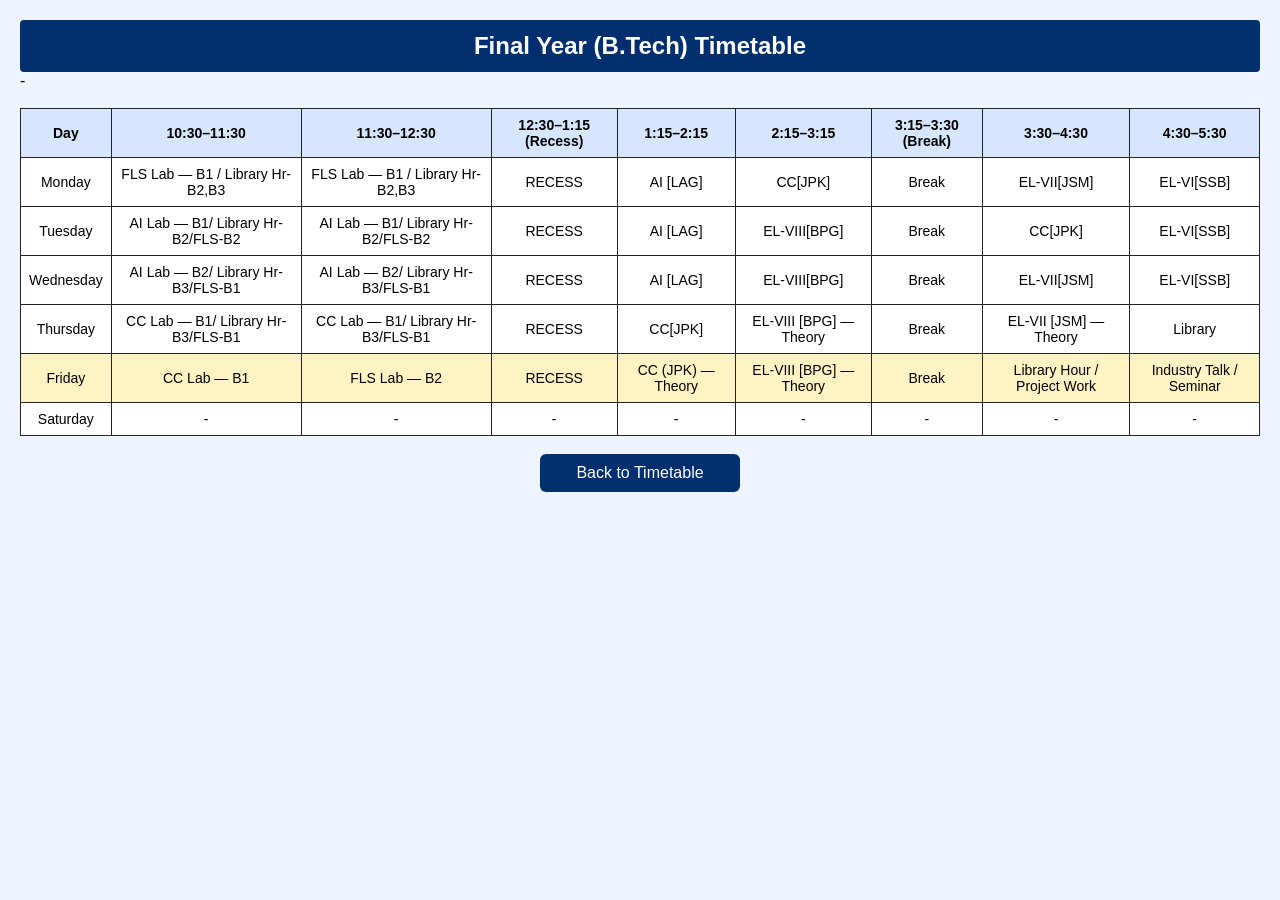
<file: finalyear.html>
<!DOCTYPE html>
<html lang="en">
<head>
  <meta charset="utf-8" />
  <title>Final Year (B.Tech) Timetable</title>
  <style>
    body { font-family: Arial, sans-serif; background:#eef4ff; margin:0; padding:20px; }
    h2 { text-align:center; background:#002f70; color:#fff; padding:12px 0; margin:0; border-radius:4px; }
    table { width:100%; border-collapse:collapse; margin-top:18px; background:#fff; }
    th, td { border:1px solid #222; padding:8px; text-align:center; font-size:14px; }
    th { background:#d7e6ff; }

    /* Today highlight */
    .today-row {
      background:#fff3c4 !important;
      animation: glowToday 1.5s infinite alternate;
    }

    /* Current slot highlight */
    .current-slot {
      background:#c9ffd3 !important;
      font-weight:bold;
      animation: glowSlot 1.2s infinite alternate;
    }

    @keyframes glowToday {
      from { box-shadow:0 0 4px #ffdd5e; }
      to   { box-shadow:0 0 14px #ffdd5e; }
    }

    @keyframes glowSlot {
      from { box-shadow:0 0 4px #40ff79; }
      to   { box-shadow:0 0 14px #40ff79; }
    }

    .home {
      display:block; width:180px; margin:18px auto; text-align:center;
      padding:10px; background:#002f70; color:#fff; text-decoration:none;
      border-radius:6px;
    }
    .home:hover { background:#001f52; }
  </style>
</head>
<body>

<h2>Final Year (B.Tech) Timetable</h2>

<!-- Added ID -->
<table id="timetable">
  <tr>
    <th>Day</th>
    <th>10:30–11:30</th>
    <th>11:30–12:30</th>
    <th>12:30–1:15 (Recess)</th>
    <th>1:15–2:15</th>
    <th>2:15–3:15</th>
    <th>3:15–3:30 (Break)</th>
    <th>3:30–4:30</th>
    <th>4:30–5:30</th>
  </tr>

  <tr>
    <td>Monday</td>
    <td>FLS Lab — B1 / Library Hr- B2,B3</td>
    <td>FLS Lab — B1 / Library Hr- B2,B3</td>
    <td>RECESS</td>
    <td>AI [LAG]</td>
    <td>CC[JPK]</td>
    <td>Break</td>
    <td>EL-VII[JSM]</td>
    <td>EL-VI[SSB]</td>
  </tr>

  <tr>
    <td>Tuesday</td>
    <td>AI Lab — B1/ Library Hr- B2/FLS-B2</td>
    <td>AI Lab — B1/ Library Hr- B2/FLS-B2</td>
    <td>RECESS</td>
    <td>AI [LAG]</td>
    <td>EL-VIII[BPG]</td>
    <td>Break</td>
    <td>CC[JPK]</td>
    <td>EL-VI[SSB]</td>
  </tr>

  <tr>
    <td>Wednesday</td>
    <td>AI Lab — B2/ Library Hr- B3/FLS-B1</td>
    <td>AI Lab — B2/ Library Hr- B3/FLS-B1</td>
    <td>RECESS</td>
    <td>AI [LAG]</td>
    <td>EL-VIII[BPG]</td>
    <td>Break</td>
    <td>EL-VII[JSM]</td>
    <td>EL-VI[SSB]</td>
  </tr>

  <tr>
    <td>Thursday</td>
    <td>CC Lab — B1/ Library Hr- B3/FLS-B1</td>
    <td>CC Lab — B1/ Library Hr- B3/FLS-B1</td>
    <td>RECESS</td>
    <td>CC[JPK]</td>
    <td>EL-VIII [BPG] — Theory</td>
    <td>Break</td>
    <td>EL-VII [JSM] — Theory</td>
    <td> Library</td>
  </tr>

  <tr>
    <td>Friday</td>
    <td>CC Lab — B1</td>
    <td>FLS Lab — B2</td>
    <td>RECESS</td>
    <td>CC (JPK) — Theory</td>
    <td>EL-VIII [BPG] — Theory</td>
    <td>Break</td>
    <td>Library Hour / Project Work</td>
    <td>Industry Talk / Seminar</td>
  </tr>

  <tr>
    <td>Saturday</td>
    <td>-</td>
    <td>-</td>          -
    <td>-</td>
    <td>          -</td>
    <td>          -</td>
    <td>          -</td>
    <td>          -</td>
    <td>          -</td>
  </tr>

</table>

<a href="timetable.html" class="home">Back to Timetable</a>

<script>
// === Highlight Today's Row ===
const days = ["Sunday","Monday","Tuesday","Wednesday","Thursday","Friday","Saturday"];
const today = days[new Date().getDay()];

document.querySelectorAll("#timetable tr").forEach(row => {
  if (row.children[0] && row.children[0].innerText === today) {
    row.classList.add("today-row");
  }
});

// === Highlight Current Time Slot ===
const timeSlots = [
  { start:"10:30", end:"11:30", index:1 },
  { start:"11:30", end:"12:30", index:2 },
  { start:"12:30", end:"13:15", index:3 },
  { start:"13:15", end:"14:15", index:4 },
  { start:"14:15", end:"15:15", index:5 },
  { start:"15:15", end:"15:30", index:6 },
  { start:"15:30", end:"16:30", index:7 },
  { start:"16:30", end:"17:30", index:8 }
];

function toMinutes(t){
  const [h,m] = t.split(":").map(Number);
  return h*60 + m;
}

const now = new Date();
const currentMinutes = now.getHours()*60 + now.getMinutes();
let currentIndex = null;

timeSlots.forEach(slot=>{
  const s = toMinutes(slot.start);
  const e = toMinutes(slot.end);
  if(currentMinutes >= s && currentMinutes < e){
    currentIndex = slot.index;
  }
});

// Highlight slot only for today
if(currentIndex !== null){
  document.querySelectorAll("#timetable tr").forEach(row=>{
    if(row.classList.contains("today-row")){
      row.children[currentIndex].classList.add("current-slot");
    }
  });
}
</script>

</body>
</html>
</file>
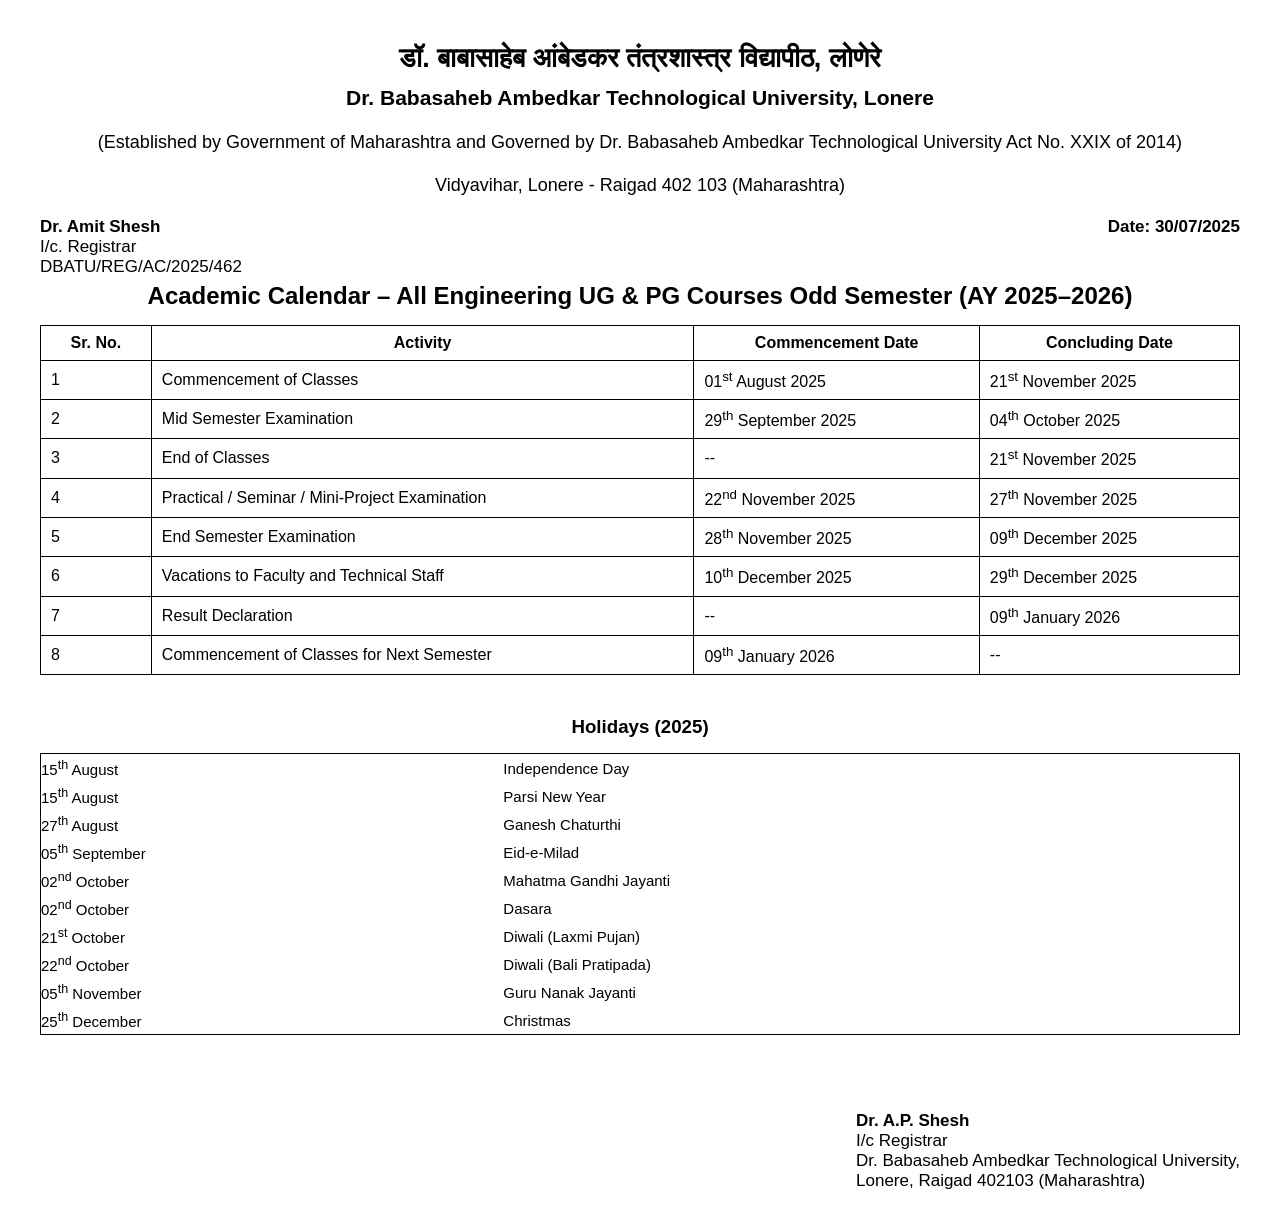
<file: holiday.html>
<!DOCTYPE html>
<html lang="en">
<head>
<meta charset="UTF-8">
<title>Academic Calendar 2025–2026</title>

<style>
    body{
        font-family: Arial, sans-serif;
        margin:40px;
        background:#ffffff;
    }

    h2, h3 {
        text-align: center;
        margin: 5px 0;
    }

    table{
        width:100%;
        border-collapse:collapse;
        margin-top:15px;
    }

    table, th, td{
        border:1px solid #000;
    }

    th, td{
        padding:8px 10px;
        font-size:16px;
    }

    .header-section {
        text-align:center;
        line-height:1.4;
        font-size:18px;
    }

    .top-info {
        width:100%;
        margin-top:10px;
        display:flex;
        justify-content:space-between;
        font-size:17px;
    }

    .holidays-table td {
        border:none;
        font-size:15px;
        padding:4px 0;
    }

    .signature {
        margin-top:40px;
        font-size:17px;
        display:flex;
        justify-content:space-between;
    }
</style>
</head>

<body>

<div class="header-section">
    <h2>डॉ. बाबासाहेब आंबेडकर तंत्रशास्त्र विद्यापीठ, लोणेरे</h2>
    <h3>Dr. Babasaheb Ambedkar Technological University, Lonere</h3>
    <p>(Established by Government of Maharashtra and Governed by Dr. Babasaheb Ambedkar Technological University Act No. XXIX of 2014)</p>
    <p>Vidyavihar, Lonere - Raigad 402 103 (Maharashtra)</p>
</div>

<div class="top-info">
    <div>
        <strong>Dr. Amit Shesh</strong><br>
        I/c. Registrar<br>
        DBATU/REG/AC/2025/462
    </div>

    <div>
        <strong>Date: 30/07/2025</strong>
    </div>
</div>

<h2>Academic Calendar – All Engineering UG & PG Courses Odd Semester (AY 2025–2026)</h2>

<!-- MAIN TABLE -->
<table>
    <tr>
        <th>Sr. No.</th>
        <th>Activity</th>
        <th>Commencement Date</th>
        <th>Concluding Date</th>
    </tr>

    <tr>
        <td>1</td>
        <td>Commencement of Classes</td>
        <td>01<sup>st</sup> August 2025</td>
        <td>21<sup>st</sup> November 2025</td>
    </tr>

    <tr>
        <td>2</td>
        <td>Mid Semester Examination</td>
        <td>29<sup>th</sup> September 2025</td>
        <td>04<sup>th</sup> October 2025</td>
    </tr>

    <tr>
        <td>3</td>
        <td>End of Classes</td>
        <td>--</td>
        <td>21<sup>st</sup> November 2025</td>
    </tr>

    <tr>
        <td>4</td>
        <td>Practical / Seminar / Mini-Project Examination</td>
        <td>22<sup>nd</sup> November 2025</td>
        <td>27<sup>th</sup> November 2025</td>
    </tr>

    <tr>
        <td>5</td>
        <td>End Semester Examination</td>
        <td>28<sup>th</sup> November 2025</td>
        <td>09<sup>th</sup> December 2025</td>
    </tr>

    <tr>
        <td>6</td>
        <td>Vacations to Faculty and Technical Staff</td>
        <td>10<sup>th</sup> December 2025</td>
        <td>29<sup>th</sup> December 2025</td>
    </tr>

    <tr>
        <td>7</td>
        <td>Result Declaration</td>
        <td>--</td>
        <td>09<sup>th</sup> January 2026</td>
    </tr>

    <tr>
        <td>8</td>
        <td>Commencement of Classes for Next Semester</td>
        <td>09<sup>th</sup> January 2026</td>
        <td>--</td>
    </tr>
</table>

<br><br>

<!-- HOLIDAYS -->
<h3>Holidays (2025)</h3>

<table class="holidays-table">
    <tr><td>15<sup>th</sup> August</td><td>Independence Day</td></tr>
    <tr><td>15<sup>th</sup> August</td><td>Parsi New Year</td></tr>
    <tr><td>27<sup>th</sup> August</td><td>Ganesh Chaturthi</td></tr>
    <tr><td>05<sup>th</sup> September</td><td>Eid-e-Milad</td></tr>
    <tr><td>02<sup>nd</sup> October</td><td>Mahatma Gandhi Jayanti</td></tr>
    <tr><td>02<sup>nd</sup> October</td><td>Dasara</td></tr>
    <tr><td>21<sup>st</sup> October</td><td>Diwali (Laxmi Pujan)</td></tr>
    <tr><td>22<sup>nd</sup> October</td><td>Diwali (Bali Pratipada)</td></tr>
    <tr><td>05<sup>th</sup> November</td><td>Guru Nanak Jayanti</td></tr>
    <tr><td>25<sup>th</sup> December</td><td>Christmas</td></tr>
</table>

<br><br>

<!-- SIGNATURE FOOTER -->
<div class="signature">
    <div></div>
    <div>
        <strong>Dr. A.P. Shesh</strong><br>
        I/c Registrar<br>
        Dr. Babasaheb Ambedkar Technological University,<br>
        Lonere, Raigad 402103 (Maharashtra)
    </div>
</div>

</body>
</html>
</file>
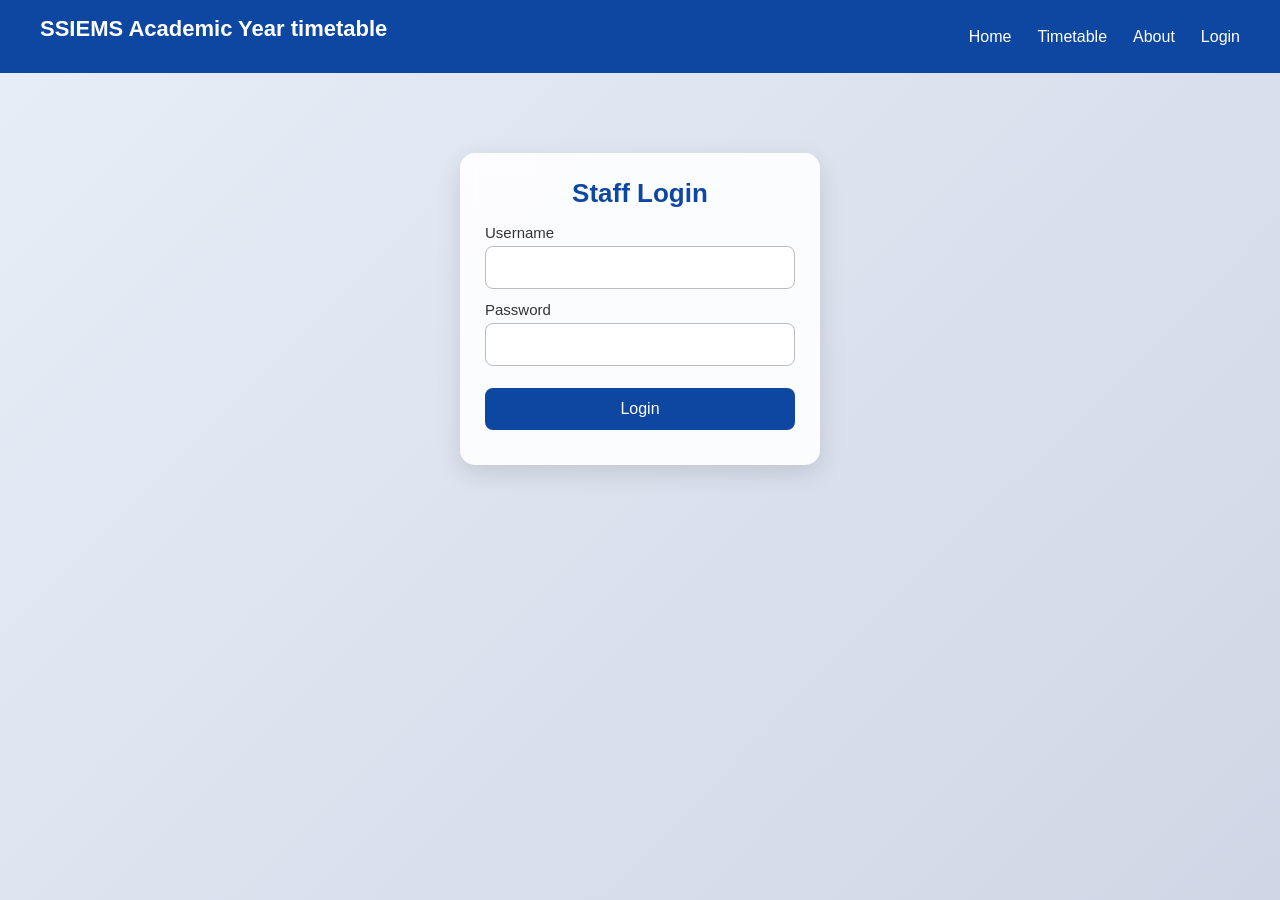
<file: login.html>
<!DOCTYPE html>
<html lang="en">
<head>
<meta charset="UTF-8">
<title>SSIEMS  Staff Login</title>

<style>
/* ---------- GLOBAL RESET ---------- */
* {
    margin: 0;
    padding: 0;
    box-sizing: border-box;
    font-family: "Segoe UI", Arial, sans-serif;
}

/* ---------- SAME BACKGROUND THEME ---------- */
body {
    background: linear-gradient(135deg, #e8eef7, #cfd7e6);
    min-height: 100vh;
}

/* ---------- NAVBAR (UNCHANGED) ---------- */
nav {
    width: 100%;
    background: #0d47a1;
    padding: 16px 40px;
    display: flex;
    justify-content: space-between;
    align-items: center;
    color: white;
}
nav ul {
    list-style: none;
    display: flex;
    gap: 26px;
}
nav ul li a {
    text-decoration: none;
    color: white;
    font-size: 16px;
}
nav ul li a:hover {
    opacity: 0.7;
}
.logo {
    color: white;
    font-size: 22px;
}

/* ---------- LOGIN BOX (MATCHES ABOUT PAGE CARD) ---------- */
.login-box {
    width: 360px;
    margin: 80px auto;
    padding: 25px;
    background: rgba(255, 255, 255, 0.88);
    border-radius: 15px;
    backdrop-filter: blur(10px);
    box-shadow: 0 8px 25px rgba(0,0,0,0.12);
    animation: fadeIn 0.9s ease-out;
}

/* ---------- HEADINGS ---------- */
h2 {
    text-align: center;
    margin-bottom: 15px;
    color: #0d47a1;
    font-size: 26px;
}

/* ---------- FORM FIELDS ---------- */
label {
    font-size: 15px;
    margin-top: 12px;
    display: block;
    color: #333;
}
input {
    width: 100%;
    padding: 12px;
    border: 1px solid #bbb;
    border-radius: 8px;
    margin-top: 5px;
    font-size: 15px;
}

/* ---------- BUTTON ---------- */
button {
    width: 100%;
    padding: 12px;
    margin-top: 22px;
    border: none;
    background: #0d47a1;
    color: white;
    font-size: 16px;
    border-radius: 8px;
    cursor: pointer;
    transition: 0.3s;
}
button:hover {
    background: #1565c0;
}

/* ---------- ERROR TEXT ---------- */
#error {
    color: red;
    text-align: center;
    margin-top: 10px;
    font-size: 14px;
}

/* ---------- SMOOTH FADE ANIMATION ---------- */
@keyframes fadeIn {
    from { opacity: 0; transform: translateY(25px); }
    to { opacity: 1; transform: translateY(0); }
}
</style>
</head>

<body>

<nav>
    <h2 class="logo">SSIEMS Academic Year timetable</h2>
    <ul>
        <li><a href="index.html">Home</a></li>
        <li><a href="timetable.html">Timetable</a></li>
        <li><a href="about.html">About</a></li>
        <li><a href="login.html">Login</a></li>
    </ul>
</nav>

<div class="login-box">
    <h2>Staff Login</h2>

    <label>Username</label>
    <input type="text" id="username">

    <label>Password</label>
    <input type="password" id="password">

    <button onclick="login()">Login</button>

    <p id="error"></p>
</div>

<script>
function login(){
    const u = document.getElementById("username").value.trim();
    const p = document.getElementById("password").value.trim();

    if(u === "staff" && p === "1234"){
        localStorage.setItem("loggedIn", "true");
        window.location.href = "timetable.html";
    } else {
        document.getElementById("error").textContent = "Invalid login!";
    }
}
</script>

</body>
</html>
</file>
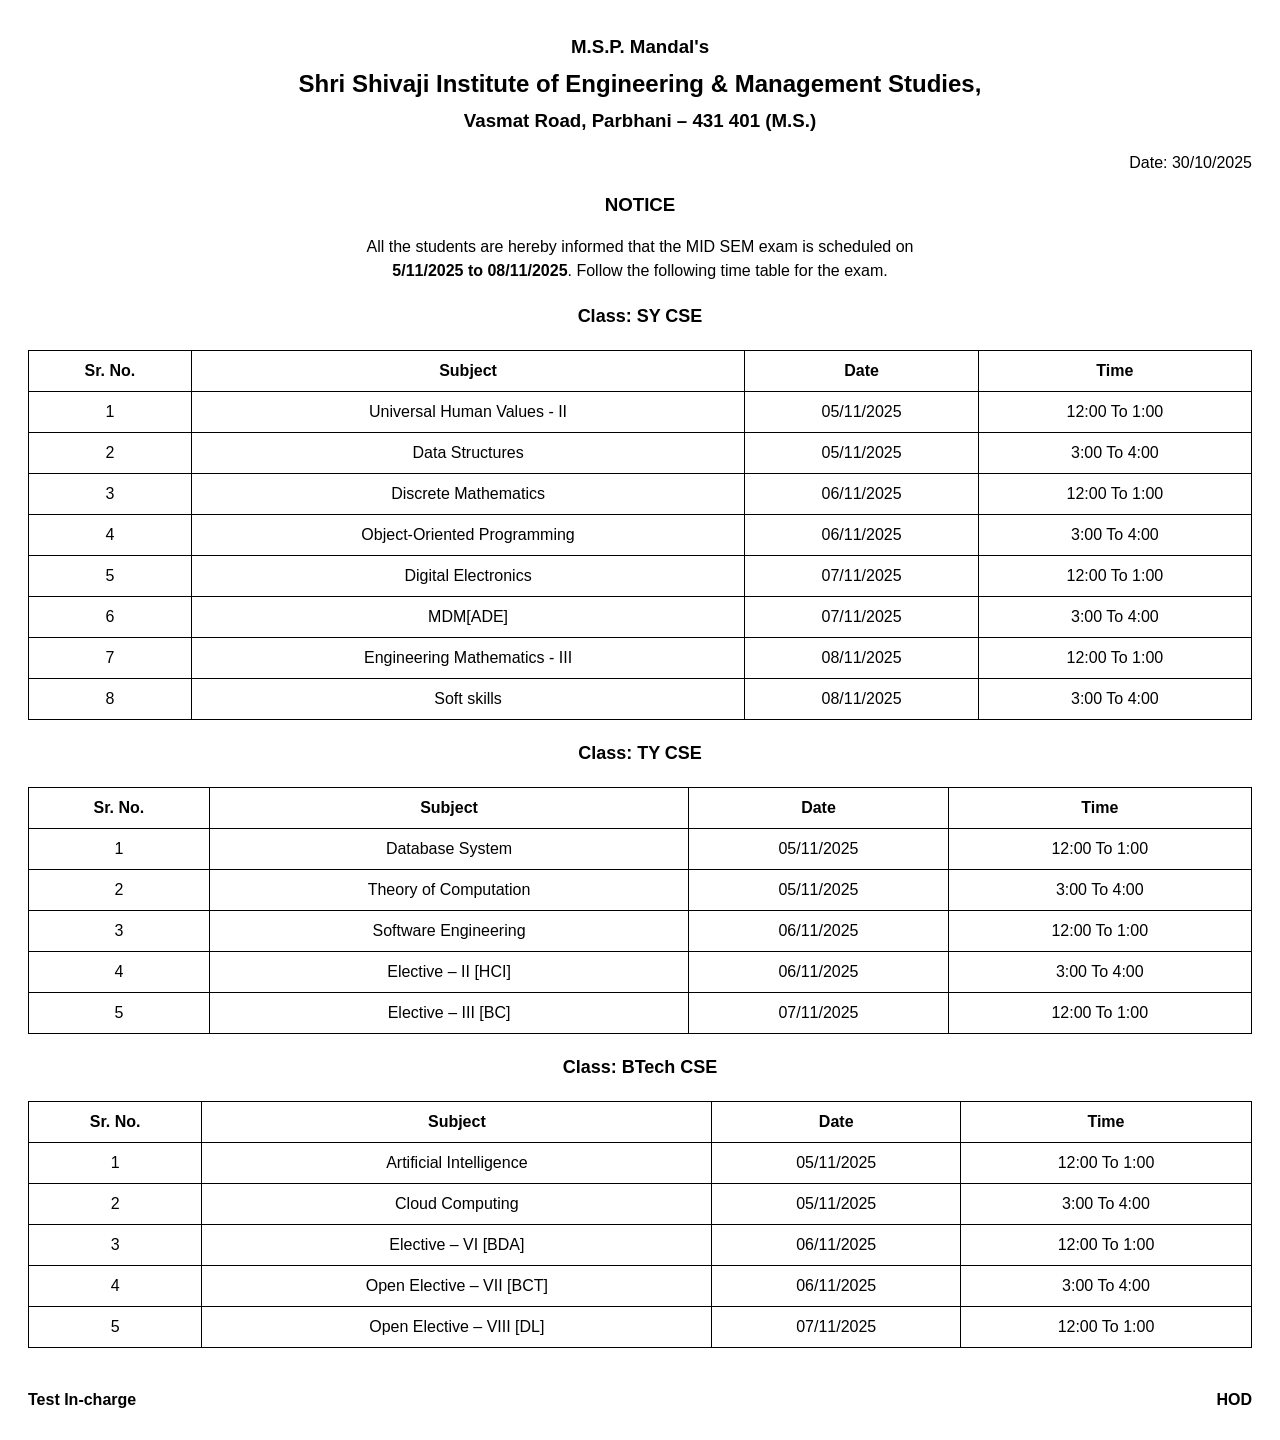
<file: midsem.html>
<!DOCTYPE html>
<html lang="en">
<head>
<meta charset="UTF-8">
<title>MID SEM Timetable</title>
<style>
    body {
        font-family: Arial, sans-serif;
        padding: 20px;
        line-height: 1.5;
    }
    h2, h3, h4 {
        text-align: center;
        margin: 5px 0;
    }
    p {
        text-align: center;
    }
    table {
        width: 100%;
        border-collapse: collapse;
        margin: 20px 0;
    }
    table, th, td {
        border: 1px solid black;
    }
    th, td {
        padding: 8px;
        text-align: center;
    }
    .title {
        text-align: center;
        font-weight: bold;
        margin-top: 20px;
        margin-bottom: 10px;
        font-size: 18px;
    }
    .sign-section {
        margin-top: 40px;
        width: 100%;
        display: flex;
        justify-content: space-between;
        font-weight: bold;
    }
</style>
</head>
<body>

<h3>M.S.P. Mandal's</h3>
<h2>Shri Shivaji Institute of Engineering & Management Studies,</h2>
<h3>Vasmat Road, Parbhani – 431 401 (M.S.)</h3>

<p style="text-align:right;">Date: 30/10/2025</p>

<h3>NOTICE</h3>

<p>
All the students are hereby informed that the MID SEM exam is scheduled on<br>
<strong>5/11/2025 to 08/11/2025</strong>. Follow the following time table for the exam.
</p>

<!-- =================== SY CSE =================== -->

<div class="title">Class: SY CSE</div>

<table>
<tr>
    <th>Sr. No.</th>
    <th>Subject</th>
    <th>Date</th>
    <th>Time</th>
</tr>
<tr><td>1</td><td>Universal Human Values - II</td><td>05/11/2025</td><td>12:00 To 1:00</td></tr>
<tr><td>2</td><td>Data Structures</td><td>05/11/2025</td><td>3:00 To 4:00</td></tr>
<tr><td>3</td><td>Discrete Mathematics</td><td>06/11/2025</td><td>12:00 To 1:00</td></tr>
<tr><td>4</td><td>Object-Oriented Programming</td><td>06/11/2025</td><td>3:00 To 4:00</td></tr>
<tr><td>5</td><td>Digital Electronics</td><td>07/11/2025</td><td>12:00 To 1:00</td></tr>
<tr><td>6</td><td>MDM[ADE]</td><td>07/11/2025</td><td>3:00 To 4:00</td></tr>
<tr><td>7</td><td>Engineering Mathematics - III</td><td>08/11/2025</td><td>12:00 To 1:00</td></tr>
<tr><td>8</td><td>Soft skills</td><td>08/11/2025</td><td>3:00 To 4:00</td></tr>
</table>

<!-- =================== TY CSE =================== -->

<div class="title">Class: TY CSE</div>

<table>
<tr>
    <th>Sr. No.</th>
    <th>Subject</th>
    <th>Date</th>
    <th>Time</th>
</tr>
<tr><td>1</td><td>Database System</td><td>05/11/2025</td><td>12:00 To 1:00</td></tr>
<tr><td>2</td><td>Theory of Computation</td><td>05/11/2025</td><td>3:00 To 4:00</td></tr>
<tr><td>3</td><td>Software Engineering</td><td>06/11/2025</td><td>12:00 To 1:00</td></tr>
<tr><td>4</td><td>Elective – II [HCI]</td><td>06/11/2025</td><td>3:00 To 4:00</td></tr>
<tr><td>5</td><td>Elective – III [BC]</td><td>07/11/2025</td><td>12:00 To 1:00</td></tr>
</table>

<!-- =================== BTech CSE =================== -->

<div class="title">Class: BTech CSE</div>

<table>
<tr>
    <th>Sr. No.</th>
    <th>Subject</th>
    <th>Date</th>
    <th>Time</th>
</tr>
<tr><td>1</td><td>Artificial Intelligence</td><td>05/11/2025</td><td>12:00 To 1:00</td></tr>
<tr><td>2</td><td>Cloud Computing</td><td>05/11/2025</td><td>3:00 To 4:00</td></tr>
<tr><td>3</td><td>Elective – VI [BDA]</td><td>06/11/2025</td><td>12:00 To 1:00</td></tr>
<tr><td>4</td><td>Open Elective – VII [BCT]</td><td>06/11/2025</td><td>3:00 To 4:00</td></tr>
<tr><td>5</td><td>Open Elective – VIII [DL]</td><td>07/11/2025</td><td>12:00 To 1:00</td></tr>
</table>

<!-- =================== SIGNATURES =================== -->

<div class="sign-section">
    <div>Test In-charge</div>
    <div>HOD</div>
</div>

</body>
</html>
</file>
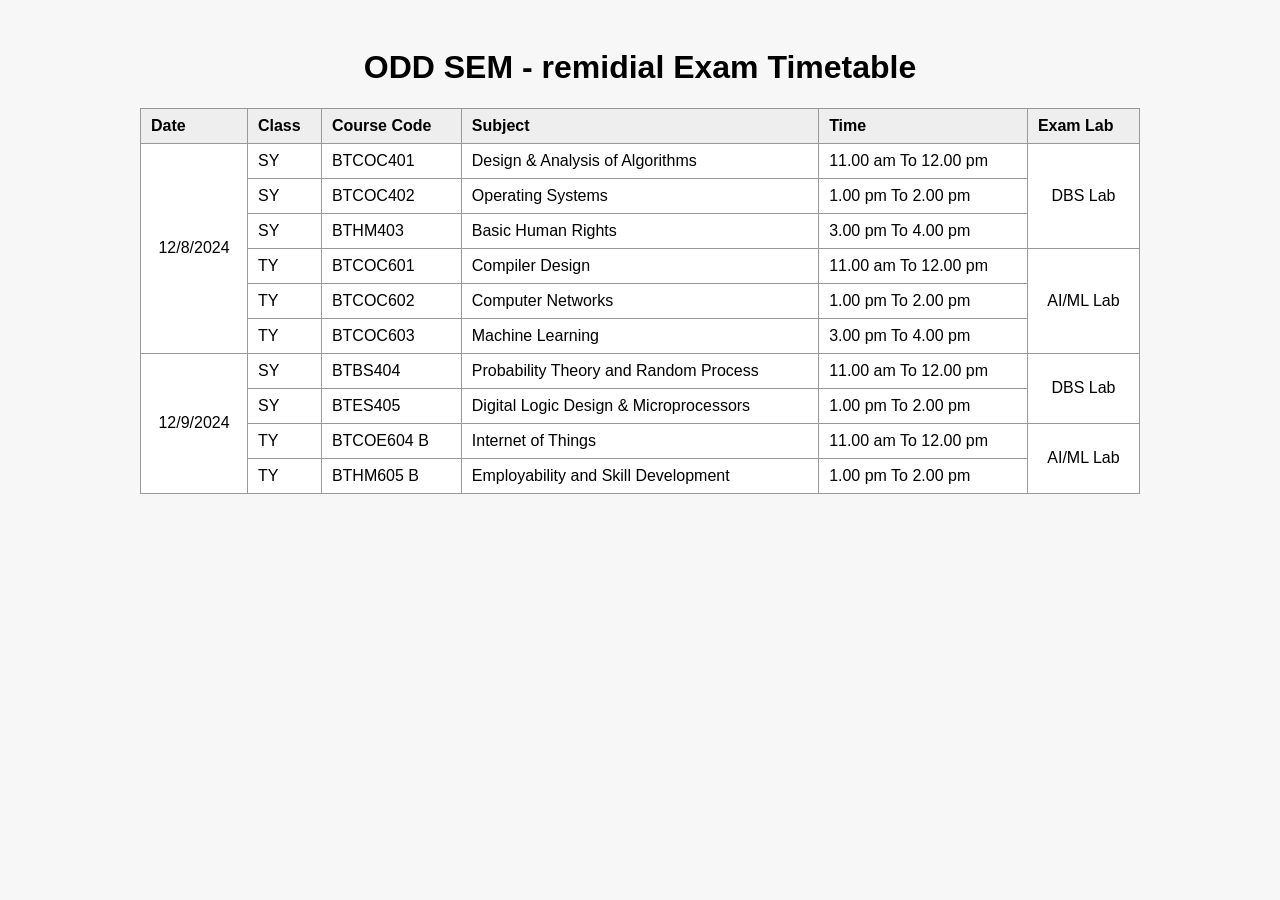
<file: remidial.html>
<!doctype html>
<html lang="en">
<head>
  <meta charset="utf-8">
  <title>Timetable - Odd Sem</title>
  <meta name="viewport" content="width=device-width,initial-scale=1">
  <style>
    body { font-family: Arial, Helvetica, sans-serif; padding: 20px; background: #f7f7f7; }
    h1 { text-align:center; }
    table { border-collapse: collapse; width: 100%; max-width: 1000px; margin: 0 auto; background: white; }
    th, td { border: 1px solid #999; padding: 8px 10px; text-align: left; vertical-align: middle; }
    th { background: #eee; }
    .center { text-align:center; }
    .small { font-size: 0.95em; color: #333; }
  </style>
</head>
<body>

    
  <h1>ODD SEM - remidial Exam Timetable</h1>

  <table>
    <thead>
      <tr>
        <th>Date</th>
        <th>Class</th>
        <th>Course Code</th>
        <th>Subject</th>
        <th>Time</th>
        <th>Exam Lab</th>
      </tr>
    </thead>
    <tbody>
      <tr>
        <td rowspan="6" class="center">12/8/2024</td>
        <td>SY</td>
        <td>BTCOC401</td>
        <td>Design &amp; Analysis of Algorithms</td>
        <td>11.00 am To 12.00 pm</td>
        <td rowspan="3" class="center">DBS Lab</td>
      </tr>
      <tr>
        <td>SY</td>
        <td>BTCOC402</td>
        <td>Operating Systems</td>
        <td>1.00 pm To 2.00 pm</td>
      </tr>
      <tr>
        <td>SY</td>
        <td>BTHM403</td>
        <td>Basic Human Rights</td>
        <td>3.00 pm To 4.00 pm</td>
      </tr>

      <tr>
        <td>TY</td>
        <td>BTCOC601</td>
        <td>Compiler Design</td>
        <td>11.00 am To 12.00 pm</td>
        <td rowspan="3" class="center">AI/ML Lab</td>
      </tr>
      <tr>
        <td>TY</td>
        <td>BTCOC602</td>
        <td>Computer Networks</td>
        <td>1.00 pm To 2.00 pm</td>
      </tr>
      <tr>
        <td>TY</td>
        <td>BTCOC603</td>
        <td>Machine Learning</td>
        <td>3.00 pm To 4.00 pm</td>
      </tr>

      <tr>
        <td rowspan="4" class="center">12/9/2024</td>
        <td>SY</td>
        <td>BTBS404</td>
        <td>Probability Theory and Random Process</td>
        <td>11.00 am To 12.00 pm</td>
        <td rowspan="2" class="center">DBS Lab</td>
      </tr>
      <tr>
        <td>SY</td>
        <td>BTES405</td>
        <td>Digital Logic Design &amp; Microprocessors</td>
        <td>1.00 pm To 2.00 pm</td>
      </tr>

      <tr>
        <td>TY</td>
        <td>BTCOE604 B</td>
        <td>Internet of Things</td>
        <td>11.00 am To 12.00 pm</td>
        <td rowspan="2" class="center">AI/ML Lab</td>
      </tr>
      <tr>
        <td>TY</td>
        <td>BTHM605 B</td>
        <td>Employability and Skill Development</td>
        <td>1.00 pm To 2.00 pm</td>
      </tr>
    </tbody>
  </table>

</body>
</html>
</file>
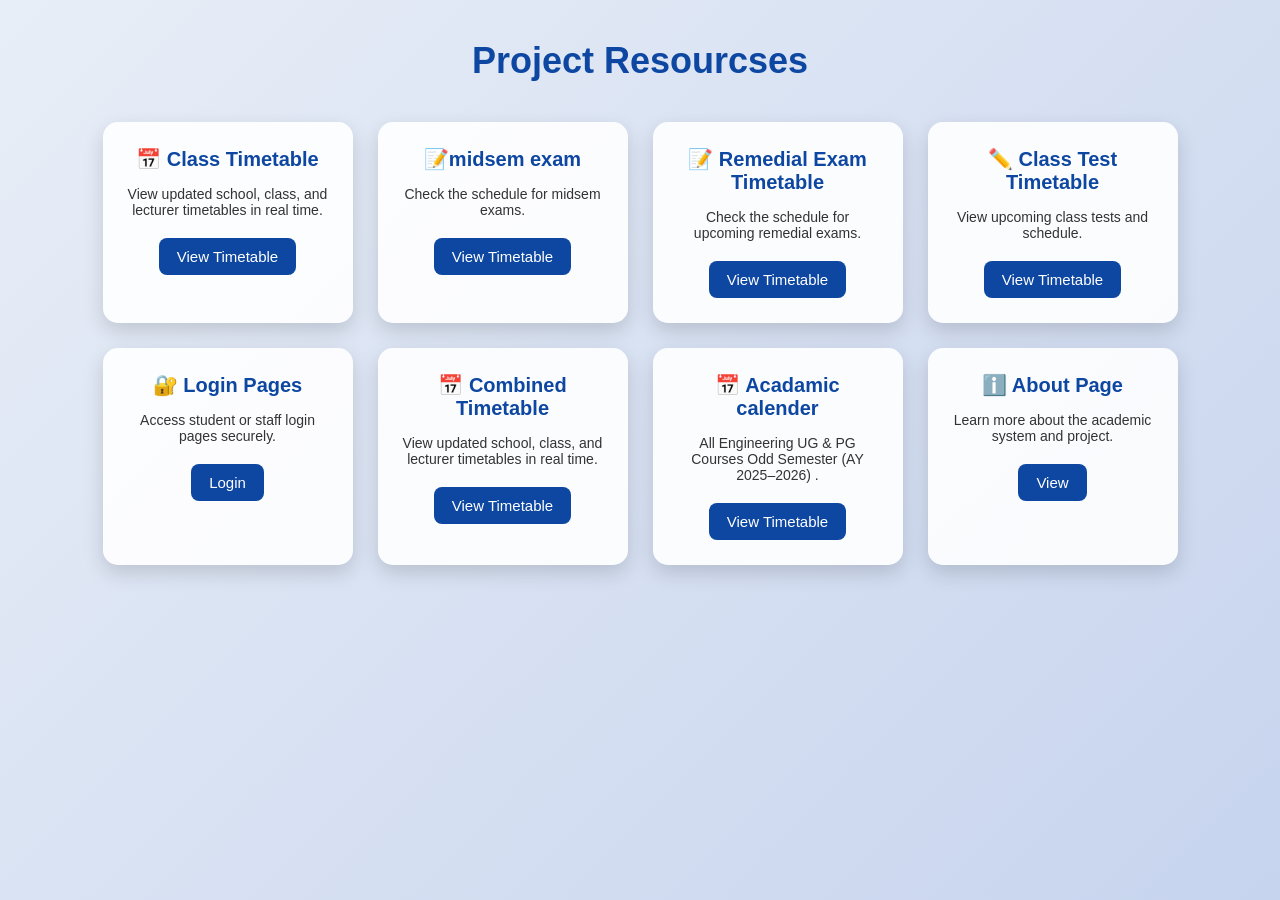
<file: resources.html>
<!DOCTYPE html>
<html lang="en">
<head>
<meta charset="UTF-8">
<meta name="viewport" content="width=device-width, initial-scale=1.0">
<title>Project Resources</title>
<style>
  * {
    box-sizing: border-box;
    margin: 0;
    padding: 0;
    font-family: "Segoe UI", Arial, sans-serif;
  }

  body {
    background: linear-gradient(135deg, #e8eef7, #c7d4ee);
    min-height: 100vh;
    padding: 40px 20px;
  }

  h1 {
    text-align: center;
    color: #0d47a1;
    font-size: 36px;
    margin-bottom: 40px;
  }

  .resources-container {
    display: flex;
    flex-wrap: wrap;
    justify-content: center;
    gap: 25px;
    max-width: 1200px;
    margin: auto;
  }

  .resource-card {
    background: rgba(255, 255, 255, 0.9);
    width: 250px;
    padding: 25px;
    border-radius: 15px;
    box-shadow: 0 8px 20px rgba(0, 0, 0, 0.15);
    text-align: center;
    transition: transform 0.3s, box-shadow 0.3s;
  }

  .resource-card:hover {
    transform: translateY(-8px);
    box-shadow: 0 12px 25px rgba(0, 0, 0, 0.25);
  }

  .resource-card h3 {
    color: #0d47a1;
    margin-bottom: 15px;
    font-size: 20px;
  }

  .resource-card p {
    font-size: 14px;
    color: #333;
    margin-bottom: 20px;
  }

  .resource-card button {
    padding: 10px 18px;
    border: none;
    border-radius: 8px;
    background: #0d47a1;
    color: white;
    cursor: pointer;
    font-size: 15px;
    transition: 0.3s;
  }

  .resource-card button:hover {
    background: #1565c0;
    transform: scale(1.05);
  }
</style>
</head>
<body>

<h1>Project Resourcses</h1>

<div class="resources-container">

  <div class="resource-card">
    <h3>📅 Class Timetable</h3>
    <p>View updated school, class, and lecturer timetables in real time.</p>
    <button onclick="window.location.href='timetable.html'">View Timetable</button>
  </div>

  <div class="resource-card">
    <h3>📝midsem exam</h3>
    <p>Check the schedule for midsem exams.</p>
    <button onclick="window.location.href='midsem.html'">View Timetable</button>
  </div>

  <div class="resource-card">
    <h3>📝 Remedial Exam Timetable</h3>
    <p>Check the schedule for upcoming remedial exams.</p>
    <button onclick="window.location.href='remidial.html'">View Timetable</button>
  </div>

  <div class="resource-card">
    <h3>✏️ Class Test Timetable</h3>
    <p>View upcoming class tests and schedule.</p>
    <button onclick="window.location.href='classtest.html'">View Timetable</button>
  </div>

  <div class="resource-card">
    <h3>🔐 Login Pages</h3>
    <p>Access student or staff login pages securely.</p>
    <button onclick="window.location.href='login.html'">Login</button>
  </div>


  <div class="resource-card">
    <h3>📅 Combined Timetable</h3>
    <p>View updated school, class, and lecturer timetables in real time.</p>
    <button onclick="window.location.href='combined.html'">View Timetable</button>
  </div>

<div class="resource-card">
    <h3>📅 Acadamic calender</h3>
    <p> All Engineering UG & PG Courses Odd Semester (AY 2025–2026)
.</p>
    <button onclick="window.location.href='holiday.html'">View Timetable</button>
  </div>

  <div class="resource-card">
    <h3>ℹ️ About Page</h3>
    <p>Learn more about the academic system and project.</p>
    <button onclick="window.location.href='about.html'">View</button>





  </div>


  
</div>

</body>
</html>
</file>
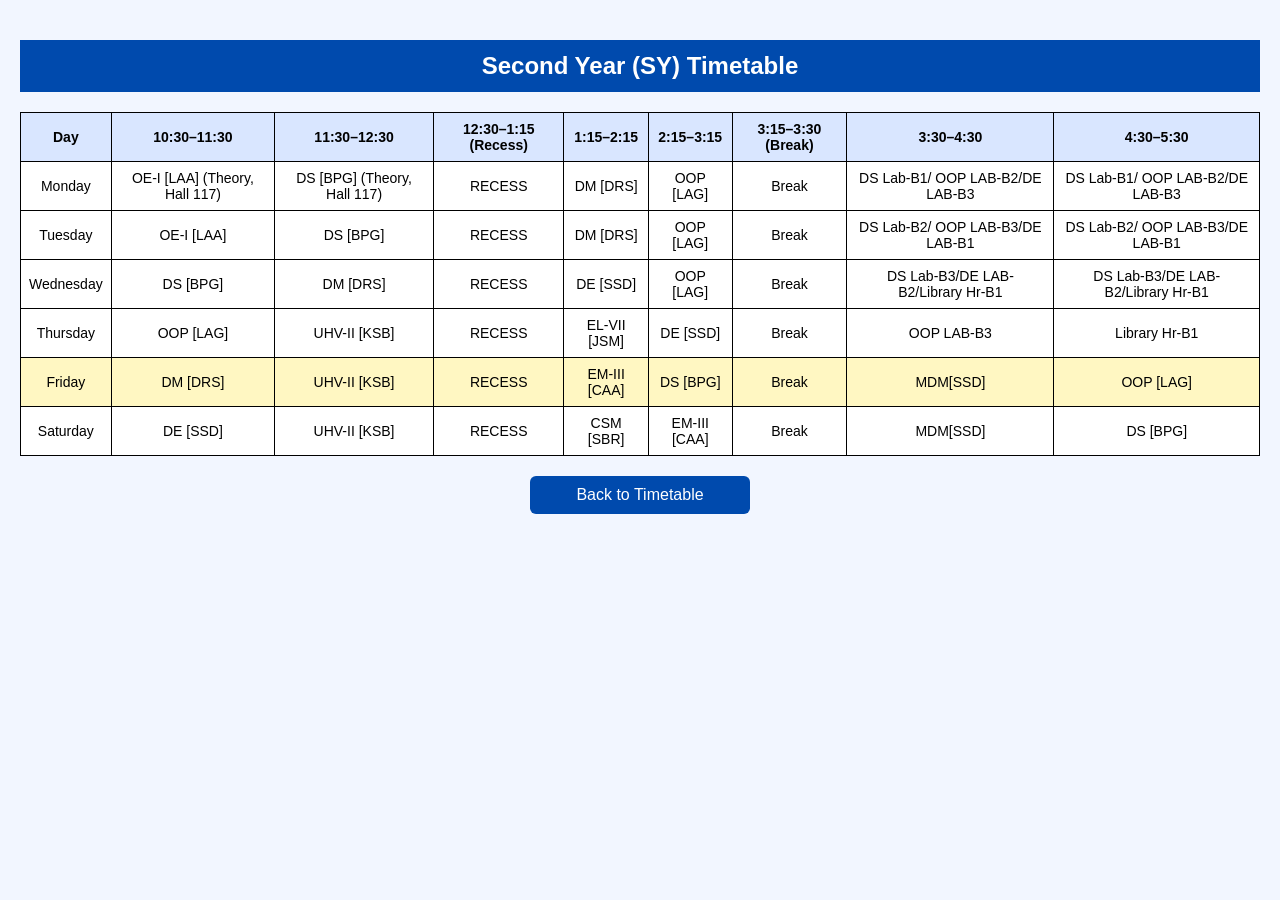
<file: secondyear.html>
<!DOCTYPE html>
<html lang="en">
<head>
    <meta charset="UTF-8">
    <title>Second Year Timetable</title>
    <style>
        body {
            font-family: Arial, sans-serif;
            background: #f2f6ff;
            margin: 0;
            padding: 20px;
        }

        h2 {
            text-align: center;
            background: #004aad;
            color: white;
            padding: 12px 0;
        }

        table {
            width: 100%;
            border-collapse: collapse;
            background: white;
            margin-top: 20px;
        }

        table th, table td {
            border: 1px solid black;
            padding: 8px;
            text-align: center;
            font-size: 14px;
        }

        th {
            background: #d9e6ff;
        }

        /* Highlight Today Row */
        .today-row {
            background: #fff7c2 !important;
            animation: glowToday 1.5s infinite alternate;
        }

        /* Highlight Current Time Slot */
        .current-slot {
            background: #c8ffd1 !important;
            font-weight: bold;
            animation: glowSlot 1.2s infinite alternate;
        }

        @keyframes glowToday {
            from { box-shadow: 0 0 4px #ffdd57; }
            to   { box-shadow: 0 0 14px #ffdd57; }
        }

        @keyframes glowSlot {
            from { box-shadow: 0 0 4px #4eff77; }
            to   { box-shadow: 0 0 14px #4eff77; }
        }

        .home-btn {
            display: block;
            width: 200px;
            text-align: center;
            margin: 20px auto;
            padding: 10px;
            background: #004aad;
            color: white;
            border-radius: 6px;
            text-decoration: none;
        }
        .home-btn:hover {
            background: #002f70;
        }
    </style>
</head>

<body>

<h2>Second Year (SY) Timetable</h2>

<!-- IMPORTANT: Added id="timetable" -->
<table id="timetable">
  <tr>
    <th>Day</th>
    <th>10:30–11:30</th>
    <th>11:30–12:30</th>
    <th>12:30–1:15 (Recess)</th>
    <th>1:15–2:15</th>
    <th>2:15–3:15</th>
    <th>3:15–3:30 (Break)</th>
    <th>3:30–4:30</th>
    <th>4:30–5:30</th>
  </tr>

  <tr>
    <td>Monday</td>
    <td>OE-I [LAA] (Theory, Hall 117)</td>
    <td>DS [BPG] (Theory, Hall 117)</td>
    <td>RECESS</td>
    <td>DM [DRS]</td>
    <td>OOP [LAG]</td>
    <td>Break</td>
    <td>DS Lab-B1/ OOP LAB-B2/DE LAB-B3</td>
    <td>DS Lab-B1/ OOP LAB-B2/DE LAB-B3</td>
  </tr>

  <tr>
    <td>Tuesday</td>
    <td>OE-I [LAA]</td>
    <td>DS [BPG]</td>
    <td>RECESS</td>
    <td>DM [DRS]</td>
    <td>OOP [LAG]</td>
    <td>Break</td>
    <td>DS Lab-B2/ OOP LAB-B3/DE LAB-B1</td>
    <td>DS Lab-B2/ OOP LAB-B3/DE LAB-B1</td>
  </tr>

  <tr>
    <td>Wednesday</td>
    <td>DS [BPG]</td>
    <td>DM [DRS]</td>
    <td>RECESS</td>
    <td>DE [SSD]</td>
    <td>OOP [LAG]</td>
    <td>Break</td>
    <td>DS Lab-B3/DE LAB-B2/Library Hr-B1</td>
    <td>DS Lab-B3/DE LAB-B2/Library Hr-B1</td>
  </tr>

  <tr>
    <td>Thursday</td>
    <td>OOP [LAG]</td>
    <td>UHV-II [KSB]</td>
    <td>RECESS</td>
    <td>EL-VII [JSM]</td>
    <td>DE [SSD]</td>
    <td>Break</td>
    <td>OOP LAB-B3</td>
    <td>Library Hr-B1</td>
  </tr>

  <tr>
    <td>Friday</td>
    <td>DM [DRS]</td>
    <td>UHV-II [KSB]</td>
    <td>RECESS</td>
    <td>EM-III [CAA]</td>
    <td>DS [BPG]</td>
    <td>Break</td>
    <td>MDM[SSD]</td>
    <td>OOP [LAG]</td>
  </tr>

  <tr>
    <td>Saturday</td>
    <td>DE [SSD]</td>
    <td>UHV-II [KSB]</td>
    <td>RECESS</td>
    <td>CSM [SBR]</td>
    <td>EM-III [CAA]</td>
    <td>Break</td>
    <td>MDM[SSD]</td>
    <td>DS [BPG]</td>
  </tr>

</table>

<a href="timetable.html" class="home-btn">Back to Timetable</a>

<script>
// === Highlight Today's Row ===
const days = ["Sunday","Monday","Tuesday","Wednesday","Thursday","Friday","Saturday"];
const today = days[new Date().getDay()];

document.querySelectorAll("#timetable tr").forEach(row => {
    if (row.children[0] && row.children[0].innerText === today) {
        row.classList.add("today-row");
    }
});

// === Highlight Current Time Slot ===
const timeSlots = [
    { start: "10:30", end: "11:30", index: 1 },
    { start: "11:30", end: "12:30", index: 2 },
    { start: "12:30", end: "13:15", index: 3 },
    { start: "13:15", end: "14:15", index: 4 },
    { start: "14:15", end: "15:15", index: 5 },
    { start: "15:15", end: "15:30", index: 6 },
    { start: "15:30", end: "16:30", index: 7 },
    { start: "16:30", end: "17:30", index: 8 }
];

function toMinutes(t) {
    const [h, m] = t.split(":").map(Number);
    return h * 60 + m;
}

const now = new Date();
const currentMinutes = now.getHours() * 60 + now.getMinutes();

let currentIndex = null;

timeSlots.forEach(slot => {
    const start = toMinutes(slot.start);
    const end = toMinutes(slot.end);

    if (currentMinutes >= start && currentMinutes < end) {
        currentIndex = slot.index;
    }
});

// Apply to today's row only
if (currentIndex !== null) {
    document.querySelectorAll("#timetable tr").forEach(row => {
        if (row.classList.contains("today-row")) {
            row.children[currentIndex].classList.add("current-slot");
        }
    });
}
</script>

</body>
</html>
</file>
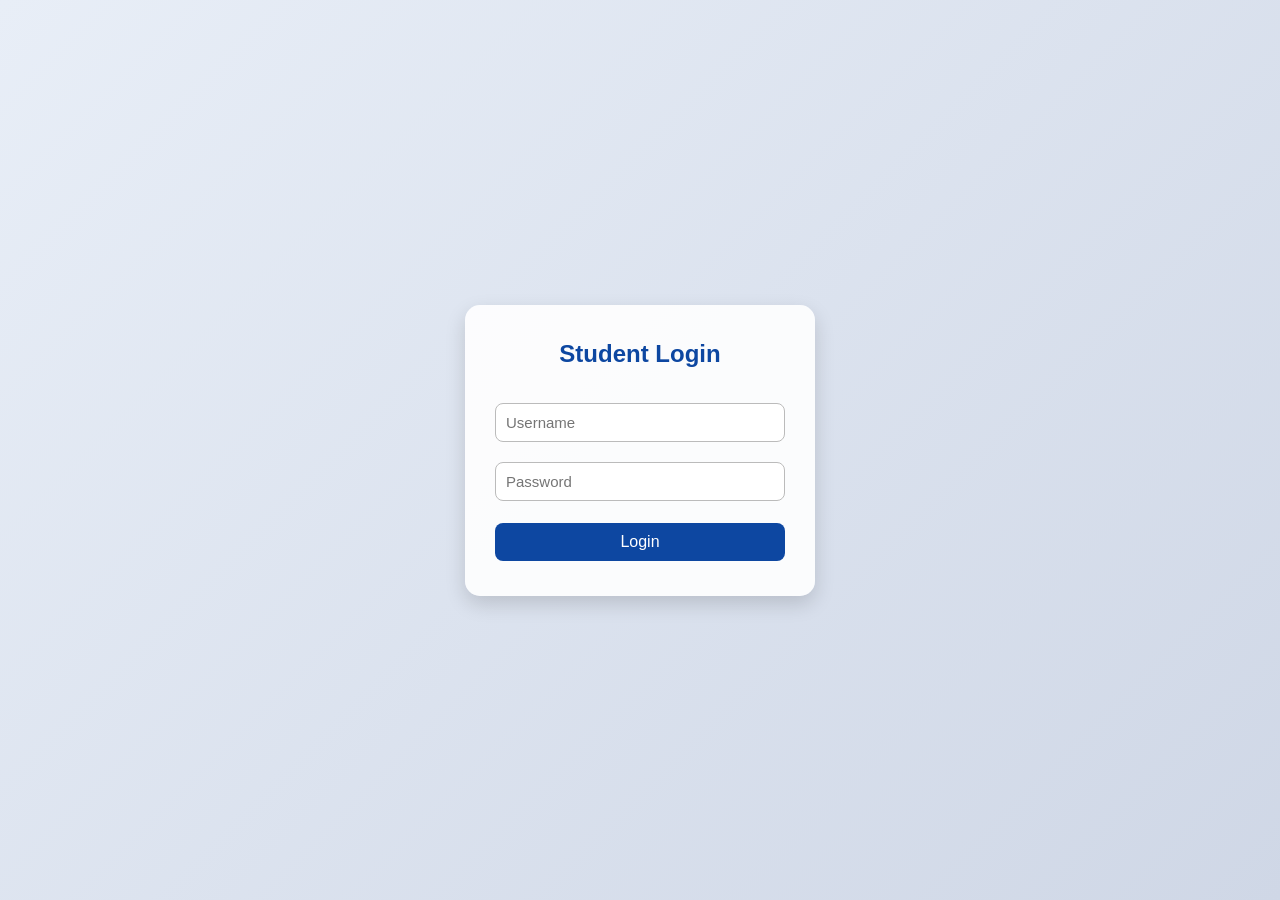
<file: student-login.html>
<!DOCTYPE html>
<html lang="en">
<head>
<meta charset="UTF-8">
<meta name="viewport" content="width=device-width, initial-scale=1.0">
<title>Student Login | SSEMIS</title>
<style>
* {
    box-sizing: border-box;
    margin: 0;
    padding: 0;
    font-family: "Segoe UI", Arial, sans-serif;
}

body {
    background: linear-gradient(135deg, #e8eef7, #cfd7e6);
    min-height: 100vh;
    display: flex;
    justify-content: center;
    align-items: center;
    padding: 20px;
}

.login-box {
    background: rgba(255,255,255,0.9);
    padding: 35px 30px;
    border-radius: 15px;
    box-shadow: 0 8px 20px rgba(0,0,0,0.15);
    width: 350px;
    text-align: center;
}

.login-box h2 {
    color: #0d47a1;
    margin-bottom: 25px;
}

.login-box input {
    width: 100%;
    padding: 10px;
    margin: 10px 0;
    border-radius: 8px;
    border: 1px solid #bbb;
    font-size: 15px;
}

.login-box button {
    width: 100%;
    padding: 10px;
    margin-top: 12px;
    background: #0d47a1;
    color: white;
    font-size: 16px;
    border: none;
    border-radius: 8px;
    cursor: pointer;
}

.login-box button:hover {
    opacity: 0.85;
}
</style>
</head>
<body>

<div class="login-box">
    <h2>Student Login</h2>
    <input type="text" id="username" placeholder="Username">
    <input type="password" id="password" placeholder="Password">
    <button onclick="studentLogin()">Login</button>
</div>

<script>
function studentLogin() {
    const username = document.getElementById("username").value.trim();
    const password = document.getElementById("password").value.trim();

    // Example credentials, replace with your own
    if(username === "student" && password === "1234") {
        localStorage.setItem("studentLoggedIn", "true"); // mark as logged in
        alert("Login successful!");
        window.location.href = "timetable.html"; // redirect to timetable
    } else {
        alert("Invalid username or password!");
    }
}
</script>

</body>
</html>
</file>
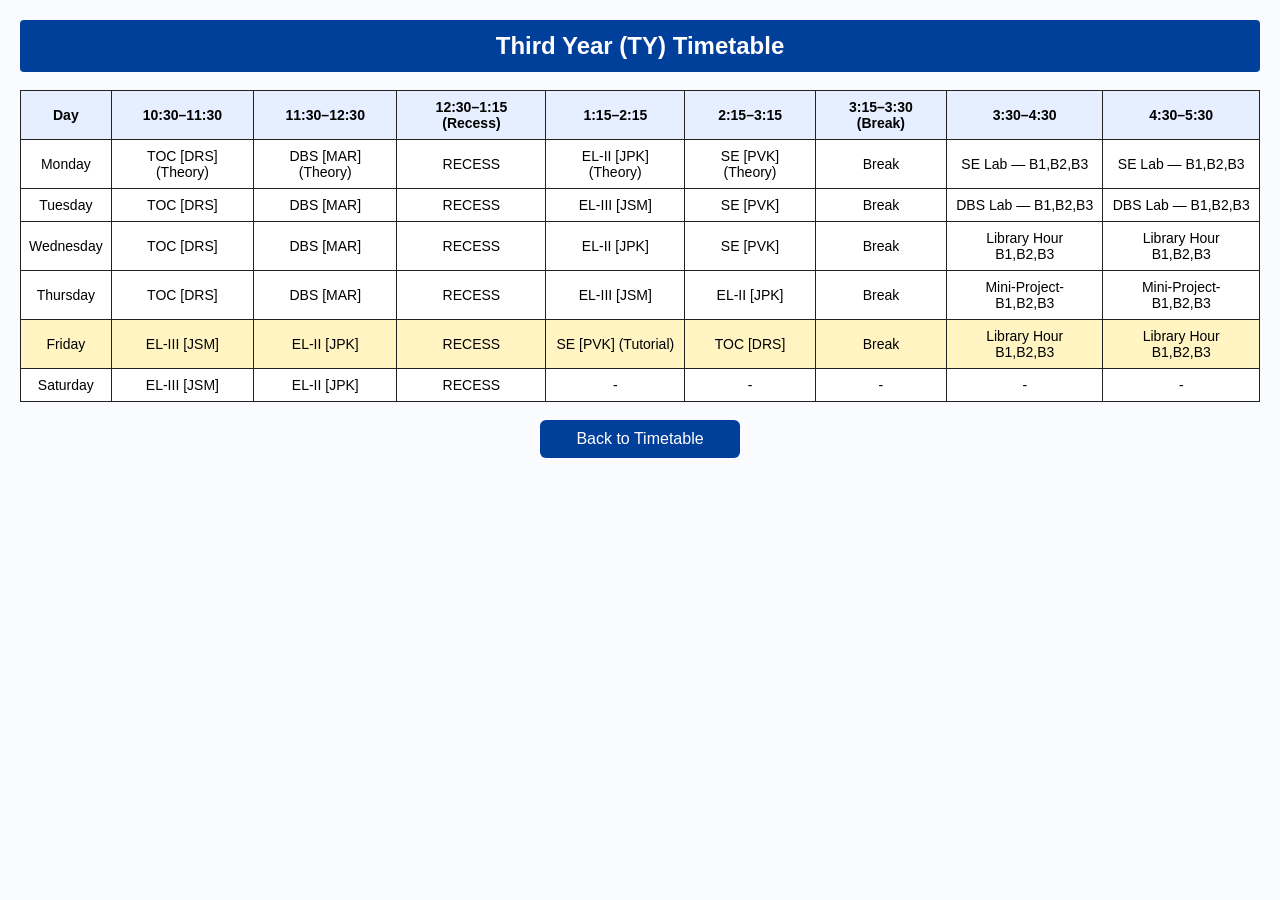
<file: thirdyear.html>
<!DOCTYPE html>
<html lang="en">
<head>
  <meta charset="utf-8" />
  <title>Third Year Timetable</title>
  <style>
    body { font-family: Arial, sans-serif; background:#f9fbff; margin:0; padding:20px; }
    h2 { text-align:center; background:#003f9a; color:#fff; padding:12px 0; margin:0; border-radius:4px; }
    table { width:100%; border-collapse:collapse; margin-top:18px; background:#fff; }
    th, td { border:1px solid #222; padding:8px; text-align:center; font-size:14px; }
    th { background:#e6efff; }

    /* Highlight Today Row */
    .today-row {
      background:#fff4c2 !important;
      animation: glowToday 1.5s infinite alternate;
    }

    /* Highlight Current Slot */
    .current-slot {
      background:#c7ffd1 !important;
      font-weight:bold;
      animation: glowSlot 1.2s infinite alternate;
    }

    @keyframes glowToday {
      from { box-shadow:0 0 4px #ffd84b; }
      to   { box-shadow:0 0 14px #ffd84b; }
    }

    @keyframes glowSlot {
      from { box-shadow:0 0 4px #38ff6c; }
      to   { box-shadow:0 0 14px #38ff6c; }
    }

    .home { display:block; width:180px; margin:18px auto; text-align:center; padding:10px; background:#003f9a; color:#fff; text-decoration:none; border-radius:6px; }
    .home:hover { background:#002d6c; }
  </style>
</head>
<body>

<h2>Third Year (TY) Timetable</h2>

<!-- VERY IMPORTANT: table id added -->
<table id="timetable">
  <tr>
    <th>Day</th>
    <th>10:30–11:30</th>
    <th>11:30–12:30</th>
    <th>12:30–1:15 (Recess)</th>
    <th>1:15–2:15</th>
    <th>2:15–3:15</th>
    <th>3:15–3:30 (Break)</th>
    <th>3:30–4:30</th>
    <th>4:30–5:30</th>
  </tr>

  <tr>
    <td>Monday</td>
    <td>TOC [DRS] (Theory)</td>
    <td>DBS [MAR] (Theory)</td>
    <td>RECESS</td>
    <td>EL-II [JPK] (Theory)</td>
    <td>SE [PVK] (Theory)</td>
    <td>Break</td>
    <td>SE Lab — B1,B2,B3</td>
    <td>SE Lab — B1,B2,B3</td>
  </tr>

  <tr>
    <td>Tuesday</td>
    <td>TOC [DRS]</td>
    <td>DBS [MAR]</td>
    <td>RECESS</td>
    <td>EL-III [JSM]</td>
    <td>SE [PVK]</td>
    <td>Break</td>
    <td>DBS Lab — B1,B2,B3</td>
    <td>DBS Lab — B1,B2,B3</td>
  </tr>

  <tr>
    <td>Wednesday</td>
    <td>TOC [DRS]</td>
    <td>DBS [MAR]</td>
    <td>RECESS</td>
    <td>EL-II [JPK]</td>
    <td>SE [PVK]</td>
    <td>Break</td>
    <td>Library Hour B1,B2,B3</td>
    <td>Library Hour B1,B2,B3</td>
  </tr>

  <tr>
    <td>Thursday</td>
     <td>TOC [DRS]</td>
    <td>DBS [MAR]</td>
    <td>RECESS</td>
    <td>EL-III [JSM]</td>
    <td>EL-II [JPK]</td>
    <td>Break</td>
    <td>Mini-Project- B1,B2,B3</td>
    <td>Mini-Project- B1,B2,B3</td>
  </tr>

  <tr>
    <td>Friday</td>
    <td>EL-III [JSM]</td>
    <td>EL-II [JPK]</td>
    <td>RECESS</td>
    <td>SE [PVK] (Tutorial)</td>
    <td>TOC [DRS]</td>
    <td>Break</td>
    <td>Library Hour B1,B2,B3</td>
    <td>Library Hour B1,B2,B3</td>
  </tr>

  <tr>
    <td>Saturday</td>
    <td>EL-III [JSM]</td>
    <td>EL-II [JPK]</td>
    <td>RECESS</td>
    <td>-</td>
    <td>-</td>
    <td>-</td>
    <td>-</td>
    <td>-</td>
  </tr>

</table>

<a href="timetable.html" class="home">Back to Timetable</a>

<!-- Highlight Script -->
<script>
// === Highlight Today's Row ===
const days = ["Sunday","Monday","Tuesday","Wednesday","Thursday","Friday","Saturday"];
const today = days[new Date().getDay()];

document.querySelectorAll("#timetable tr").forEach(row => {
  if (row.children[0] && row.children[0].innerText === today) {
    row.classList.add("today-row");
  }
});

// === Highlight Current Time Slot ===
const timeSlots = [
  { start: "10:30", end: "11:30", index: 1 },
  { start: "11:30", end: "12:30", index: 2 },
  { start: "12:30", end: "13:15", index: 3 },
  { start: "13:15", end: "14:15", index: 4 },
  { start: "14:15", end: "15:15", index: 5 },
  { start: "15:15", end: "15:30", index: 6 },
  { start: "15:30", end: "16:30", index: 7 },
  { start: "16:30", end: "17:30", index: 8 }
];

function toMinutes(t){ const [h,m]=t.split(":").map(Number); return h*60+m; }

const now = new Date();
const currentMinutes = now.getHours()*60 + now.getMinutes();
let currentIndex = null;

timeSlots.forEach(slot => {
  const start = toMinutes(slot.start);
  const end   = toMinutes(slot.end);

  if (currentMinutes >= start && currentMinutes < end) {
    currentIndex = slot.index;
  }
});

// Highlight only for today row
if (currentIndex !== null) {
  document.querySelectorAll("#timetable tr").forEach(row => {
    if (row.classList.contains("today-row")) {
      row.children[currentIndex].classList.add("current-slot");
    }
  });
}
</script>

</body>
</html>
</file>
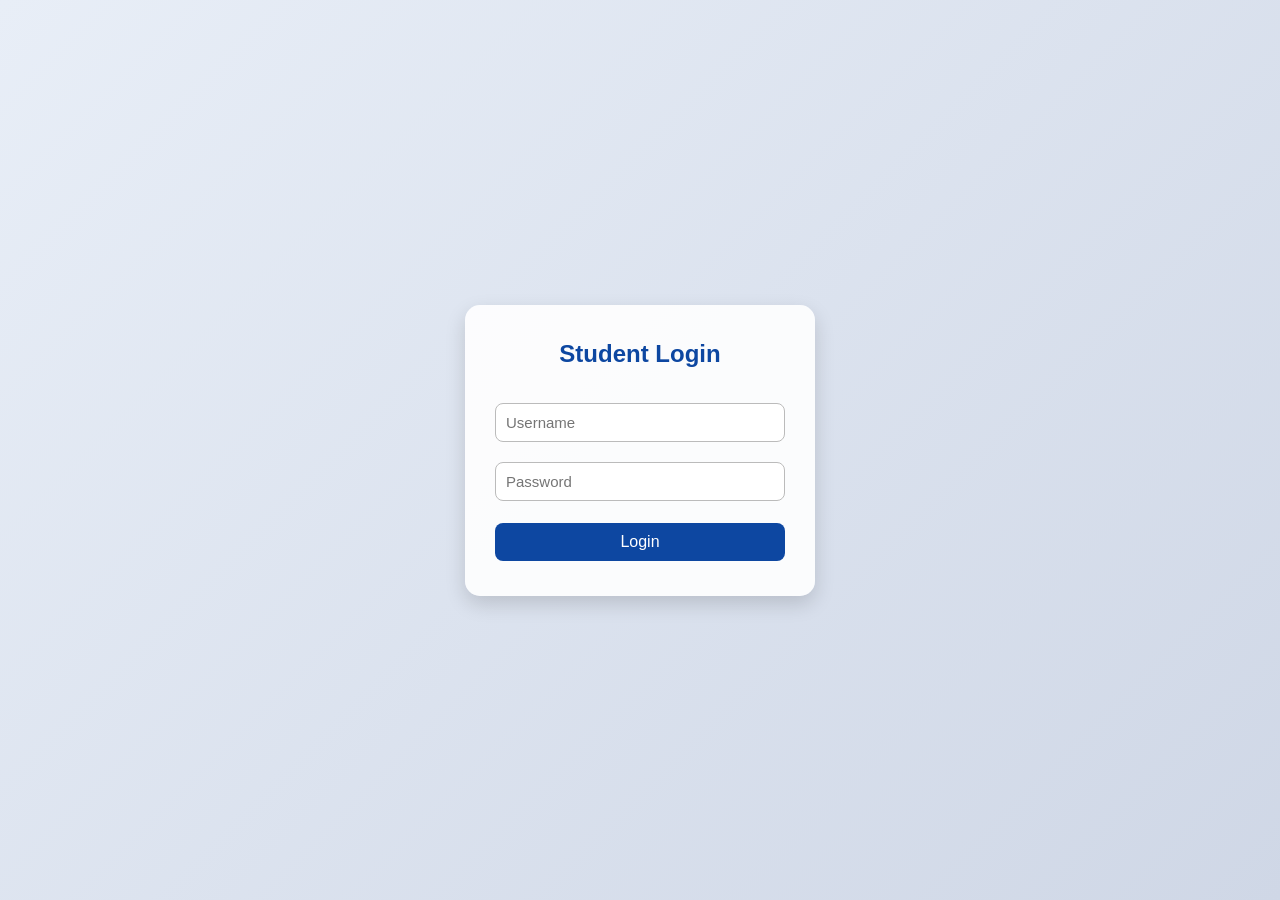
<file: timetable.html>
<!DOCTYPE html>
<html lang="en">
<head>
<meta charset="UTF-8">
<title>Timetable | SSEMIS</title>

<style>
*{
    margin:0;
    padding:0;
    box-sizing:border-box;
    font-family:"Segoe UI",Arial,sans-serif;
}

body{
    background:linear-gradient(135deg,#e8eef7,#cfd7e6);
    min-height:100vh;
}

/* NAVBAR */
nav{
    width:100%;
    background:#0d47a1;
    padding:16px 40px;
    display:flex;
    justify-content:space-between;
    align-items:center;
    color:white;
}
nav ul{
    list-style:none;
    display:flex;
    gap:26px;
}
nav ul li a{
    text-decoration:none;
    color:white;
    font-size:16px;
}
nav ul li a:hover{
    opacity:0.7;
}

/* PAGE TITLE */
.dashboard-section{
    text-align:center;
    margin-top:60px;
}
.dashboard-section h1{
    color:#0d47a1;
    font-size:28px;
    animation:fadeIn 0.8s ease-in-out;
}

/* SELECT BOX CARD */
.form-box{
    width:360px;
    margin:25px auto;
    padding:25px;
    background:rgba(255,255,255,0.88);
    border-radius:15px;
    backdrop-filter:blur(10px);
    box-shadow:0 8px 25px rgba(0,0,0,0.12);
    animation:fadeIn 1s ease;
}

label{
    font-weight:600;
    color:#333;
    display:block;
    margin-top:12px;
    margin-bottom:5px;
    text-align:left;
}

select{
    width:100%;
    padding:10px;
    font-size:16px;
    border-radius:8px;
    border:1px solid #bbb;
    margin-bottom:10px;
}

#openBtn{
    width:100%;
    margin-top:12px;
    padding:10px;
    background:#0d47a1;
    color:white;
    font-size:17px;
    border:none;
    border-radius:8px;
    cursor:pointer;
}
#openBtn:hover{
    opacity:0.85;
}

/* LOGOUT BUTTON */
#logoutBtn{
    position:fixed;
    top:20px;
    right:20px;
    padding:8px 12px;
    background:#0d47a1;
    color:white;
    border:none;
    border-radius:6px;
    cursor:pointer;
}
#logoutBtn:hover{
    opacity:0.85;
}

/* ANIMATION */
@keyframes fadeIn{
    from{opacity:0; transform:translateY(20px);}
    to{opacity:1; transform:translateY(0);}
}
</style>
</head>

<body>

<!-- LOGIN REQUIREMENT -->
<script>
(function() {
    if (!localStorage.getItem("studentLoggedIn")) {
        alert("Please login first.");
        window.location.href = "student-login.html";
    }
})();
</script>

<!-- NAVBAR -->
<nav>
    <h2 class="logo">SSIEMS Academic Year Timetable</h2>
    <ul>
        <li><a href="index.html">Home</a></li>
        <li><a href="timetable.html">Timetable</a></li>
        <li><a href="about.html">About</a></li>
    </ul>
</nav>

<!-- LOGOUT BUTTON -->
<button id="logoutBtn" onclick="studentLogout()">Logout</button>

<!-- MAIN CONTENT -->
<section class="dashboard-section">
    <h1>Select Timetable</h1>

    <div class="form-box">
        <label>Department</label>
        <select id="dept">
            <option value="CS">Computer Science</option>
            <option value="IT">IT</option>
            <option value="MECH">Mechanical</option>
            <option value="CIVIL">Civil</option>
        </select>

        <label>Academic Year</label>
        <select id="year">
            <option value="">-- Select Academic Year --</option>
            <option value="First Year">First Year</option>
            <option value="Second Year">Second Year</option>
            <option value="Third Year">Third Year</option>
            <option value="Final Year">Final Year</option>
            <option value="Combined">Combined</option>
        </select>

        <button id="openBtn" onclick="openTimetable()">Open Timetable</button>
    </div>
</section>

<script>
function openTimetable() {
    const dept = document.getElementById("dept").value;
    const year = document.getElementById("year").value;

    if (dept !== "CS") {
        alert("Timetable not added for this department yet.");
        return;
    }

    switch (year) {
        case "First Year":
            window.location.href = "firstyear.html";
            break;
        case "Second Year":
            window.location.href = "secondyear.html";
            break;
        case "Third Year":
            window.location.href = "thirdyear.html";
            break;
        case "Final Year":
            window.location.href = "finalyear.html";
            break;
        case "Combined":
            window.location.href = "combined.html";
            break;
        default:
            alert("Please select an academic year.");
    }
}

// LOGOUT FUNCTION
function studentLogout() {
    localStorage.removeItem("studentLoggedIn");
    alert("Logged out successfully!");
    window.location.href = "student-login.html";
}
</script>

</body>
</html>
</file>
